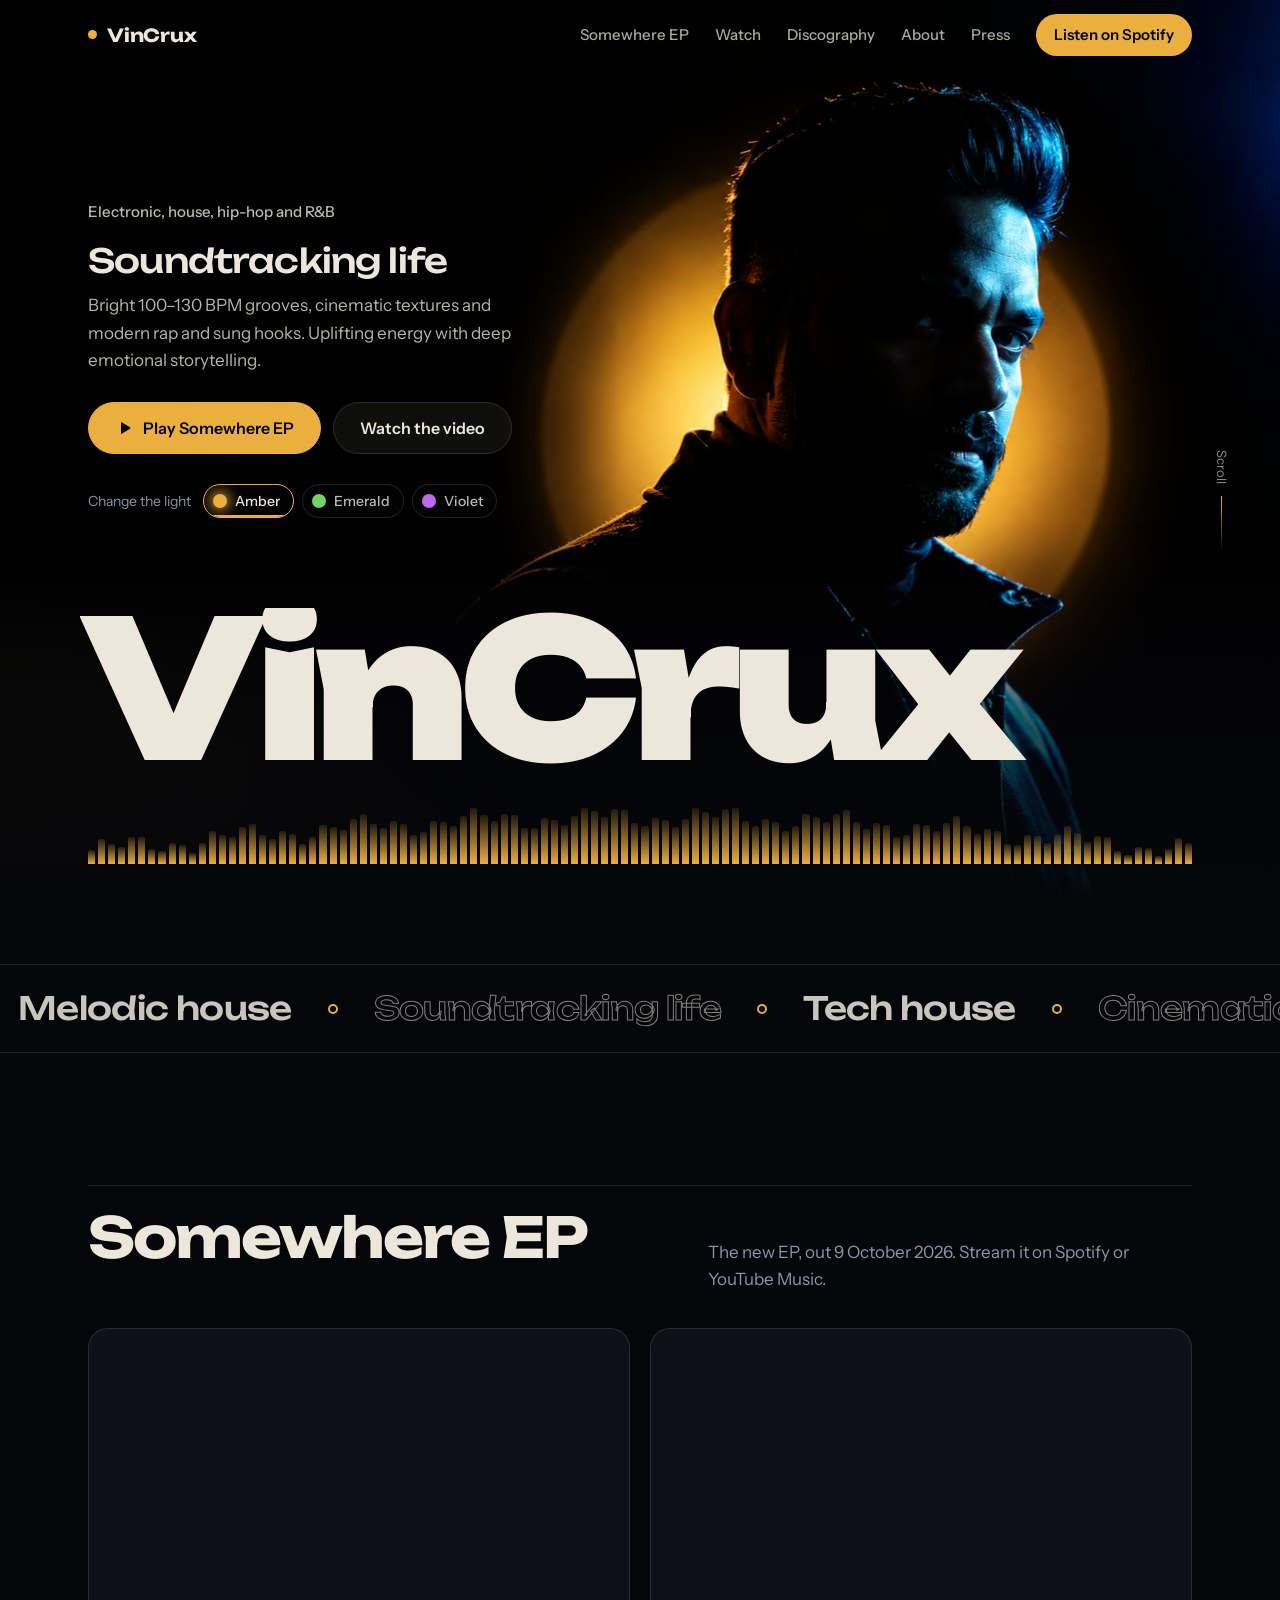
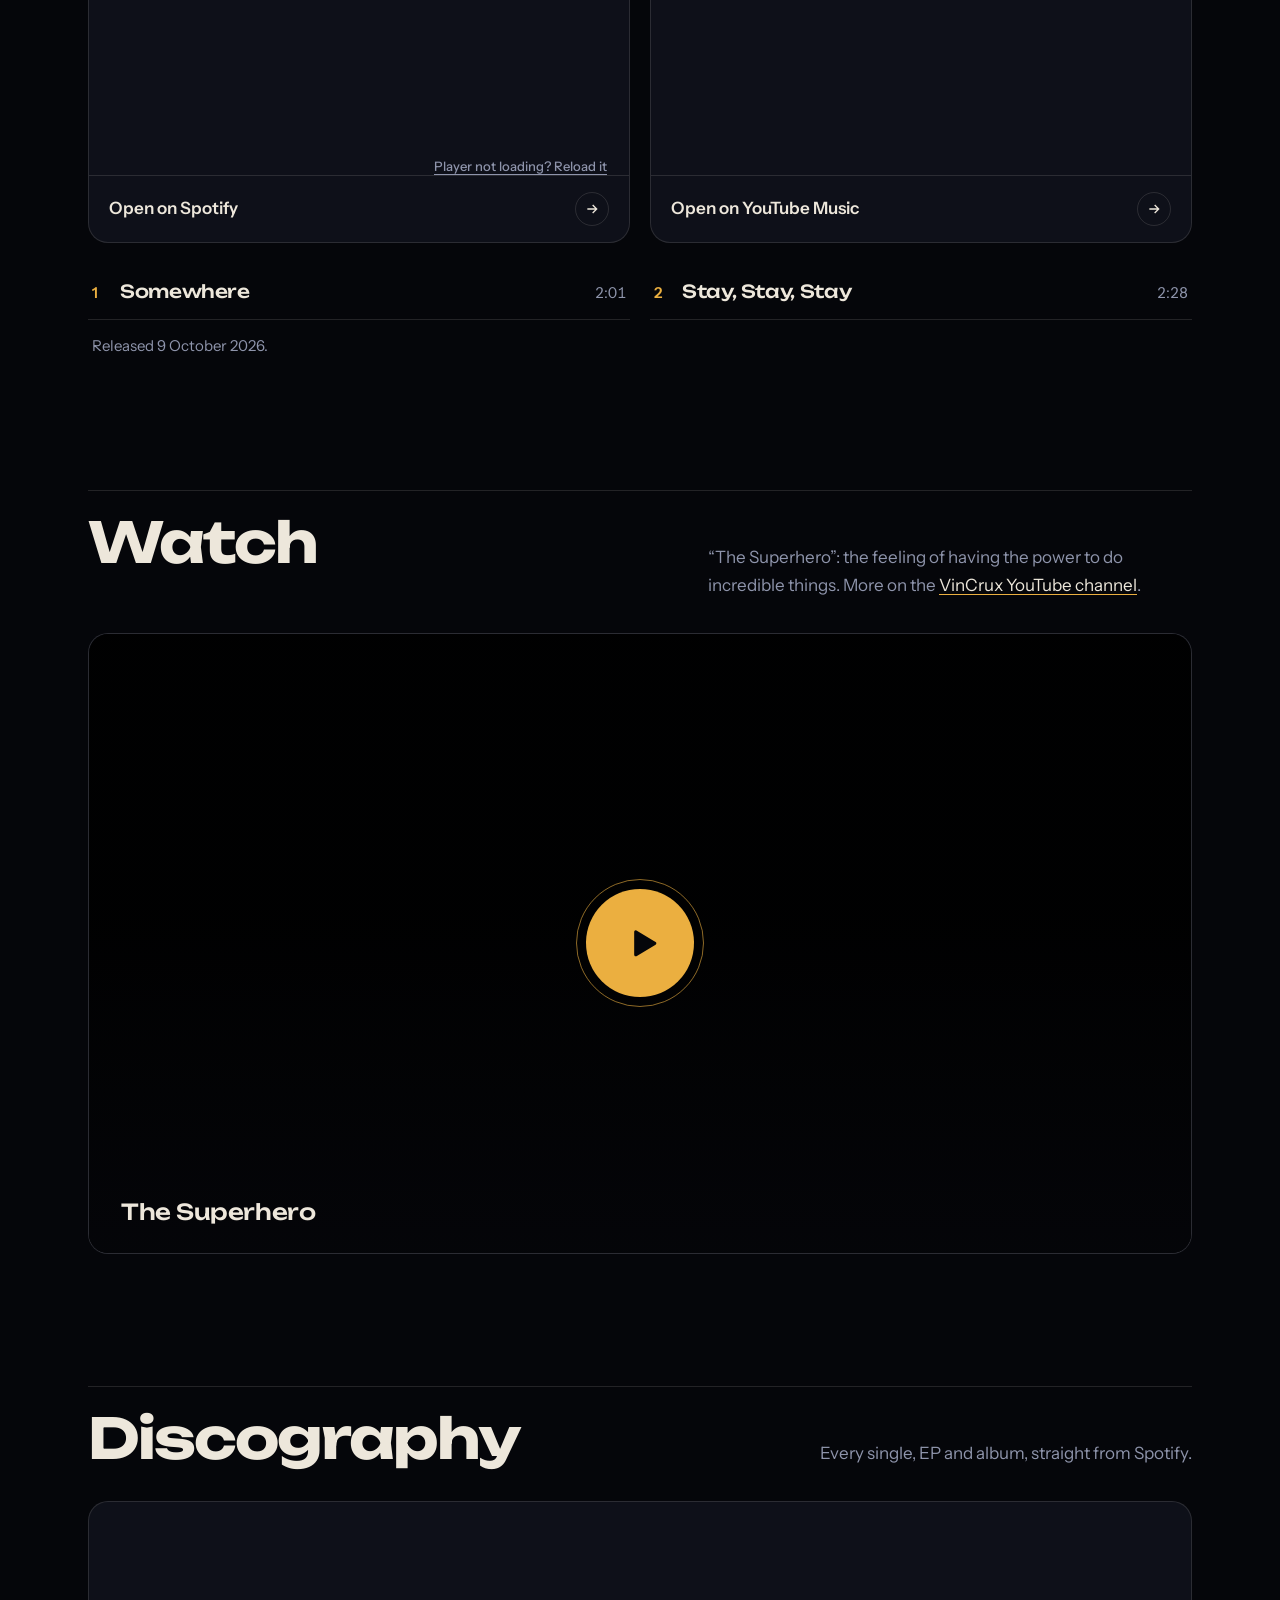
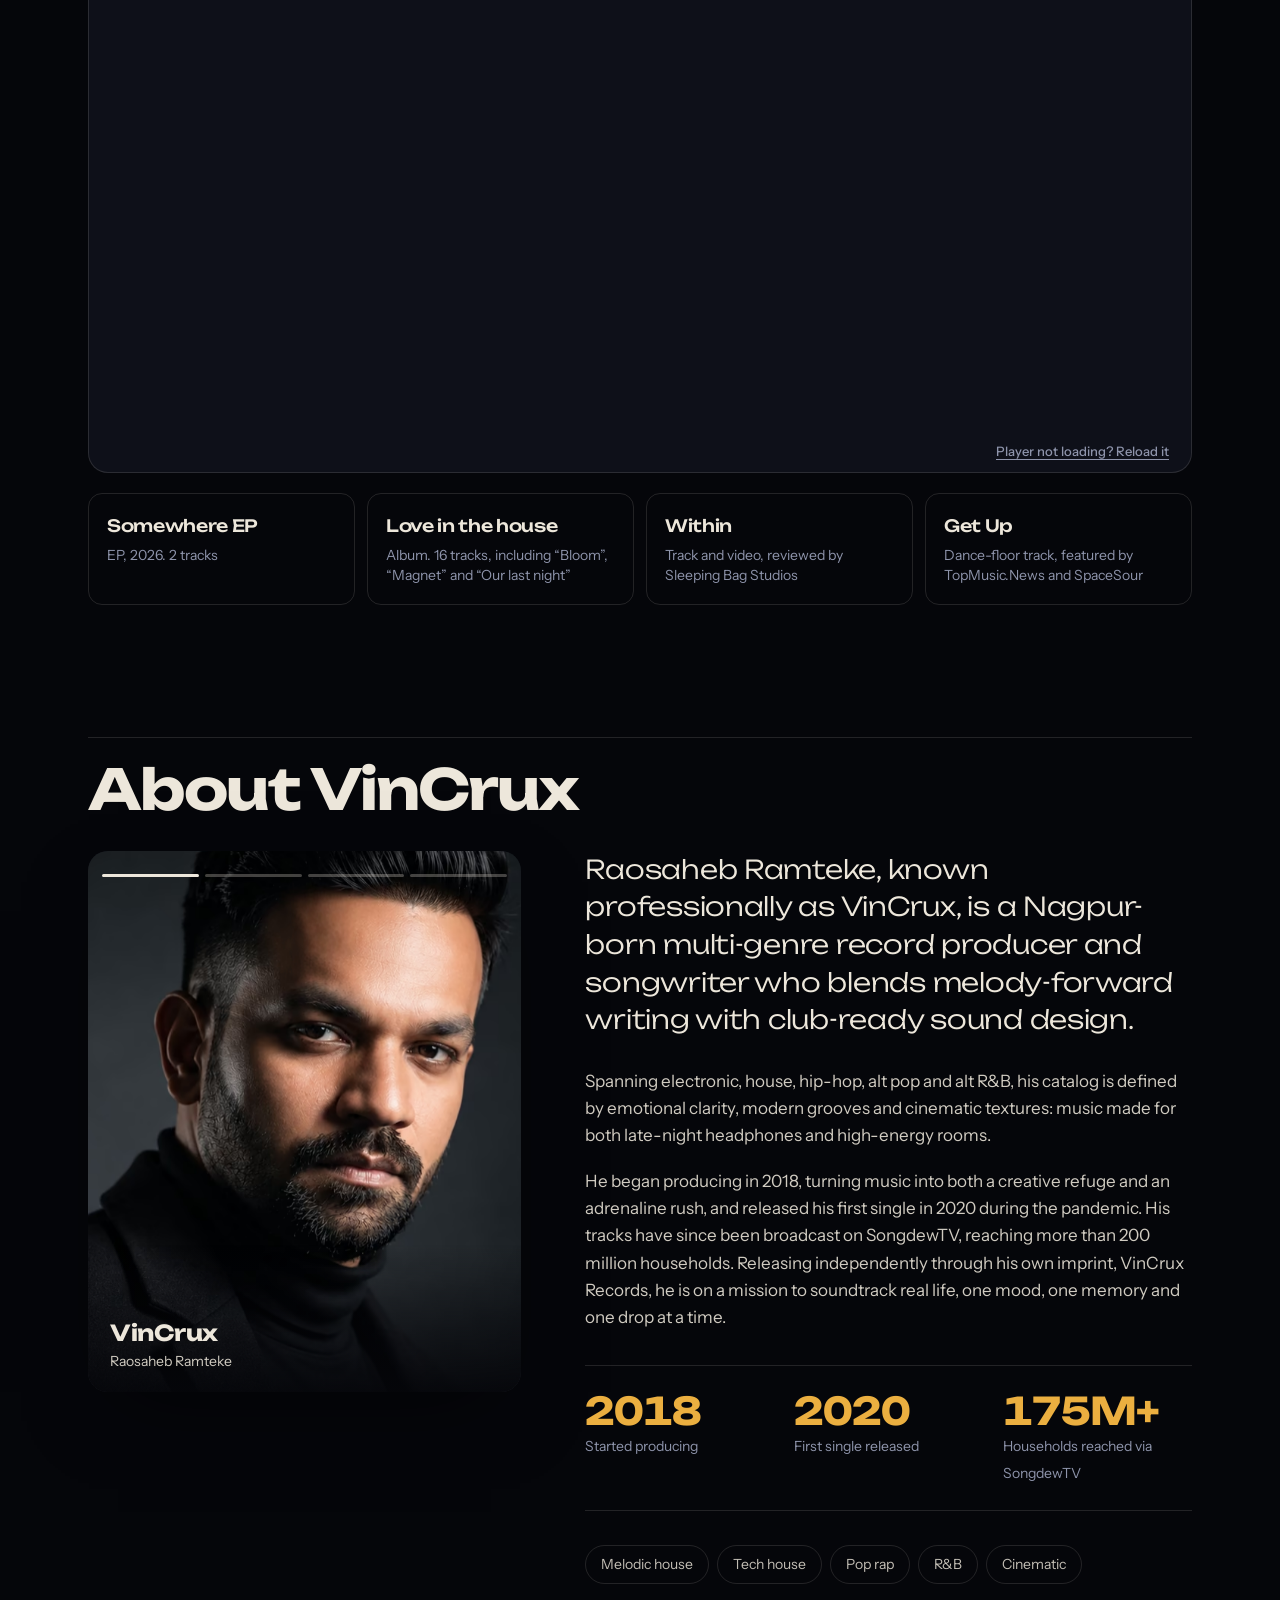
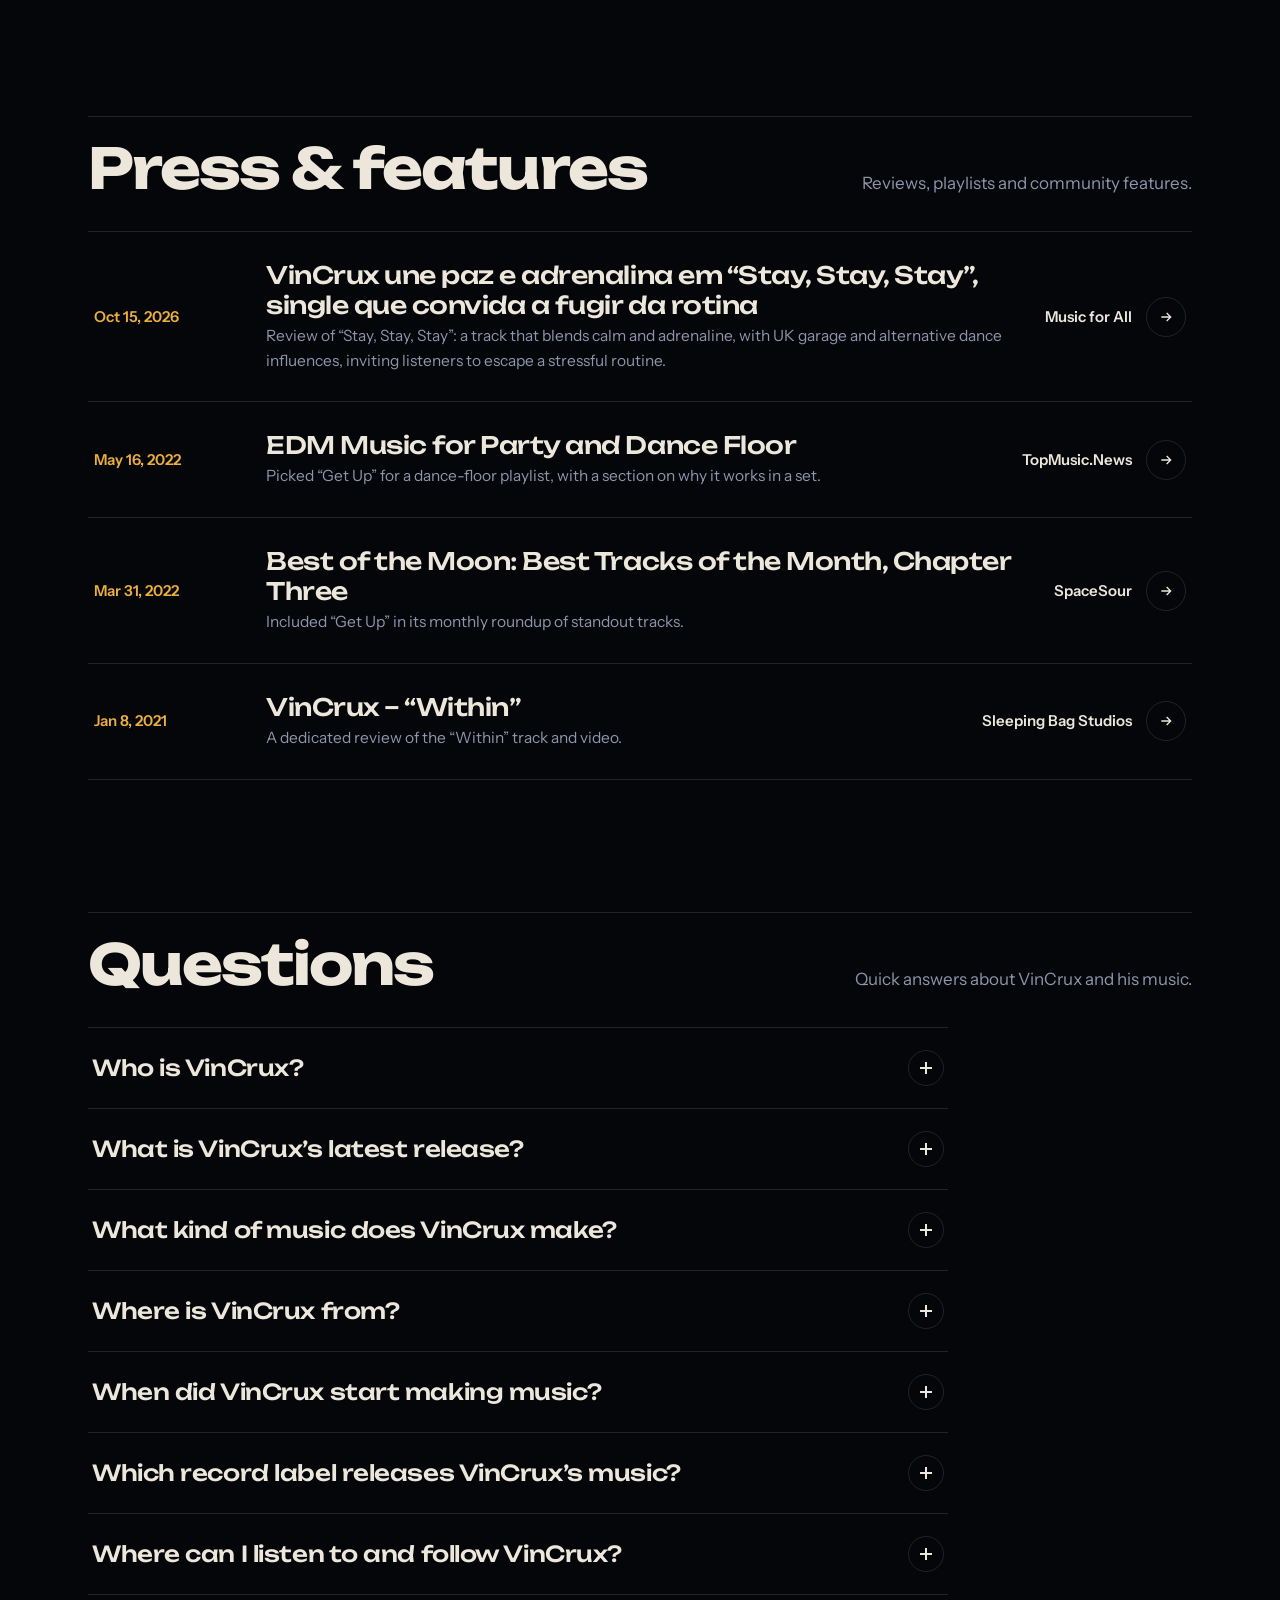
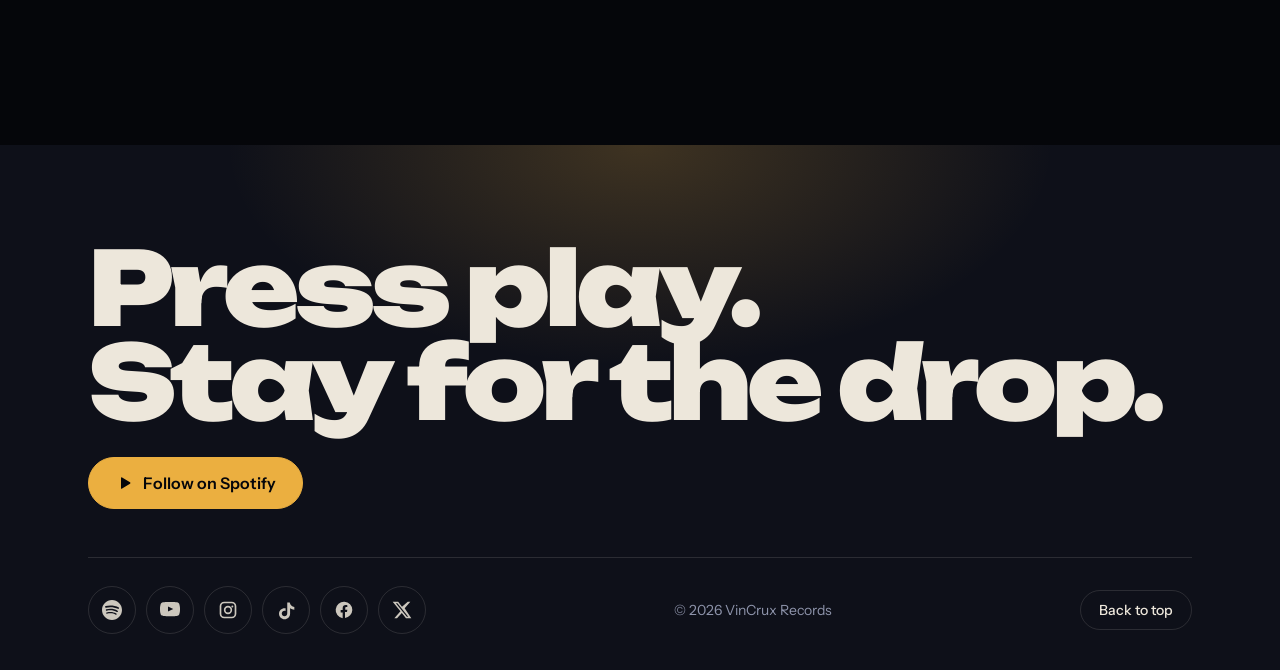
<file: index.html>
<!doctype html>
<html lang="en" data-mood="amber">
<head>
  <!-- Google tag (gtag.js) -->
  <script async src="https://www.googletagmanager.com/gtag/js?id=G-3CT904LJ5D"></script>
  <script>
    window.dataLayer = window.dataLayer || [];
    function gtag(){dataLayer.push(arguments);}
    gtag('js', new Date());
    gtag('config', 'G-3CT904LJ5D');
  </script>

  <meta charset="utf-8" />
  <meta name="viewport" content="width=device-width, initial-scale=1, viewport-fit=cover" />

  <!-- ========== EDITABLE: SEO ========== -->
  <title>VinCrux | Official Site – Electronic & House Music Producer</title>
  <meta name="description" content="Official site of VinCrux, the Nagpur-born electronic, house, hip-hop and R&amp;B producer. Stream the new Somewhere EP, watch videos and read press features." />
  <meta name="author" content="VinCrux" />
  <meta name="robots" content="index, follow, max-image-preview:large" />
  <link rel="canonical" href="https://www.vincrux.com/" />
  <!-- Site icon (VC logo). Google needs a square icon of 48px or larger -->
  <link rel="icon" href="/favicon.ico" sizes="any" />
  <link rel="icon" type="image/png" sizes="192x192" href="/assets/icons/vincrux-icon-192.png" />
  <link rel="icon" type="image/png" sizes="96x96" href="/assets/icons/vincrux-icon-96.png" />
  <link rel="icon" type="image/png" sizes="48x48" href="/assets/icons/vincrux-icon-48.png" />
  <link rel="apple-touch-icon" sizes="180x180" href="/assets/apple-touch-icon.png" />
  <link rel="alternate" type="text/plain" href="/llms.txt" title="VinCrux facts for AI assistants" />
  <meta name="theme-color" content="#05060A" />

  <!-- Open Graph (Facebook, WhatsApp, LinkedIn) -->
  <meta property="og:type" content="profile" />
  <meta property="og:site_name" content="VinCrux" />
  <meta property="og:locale" content="en_US" />
  <meta property="og:title" content="VinCrux | Soundtracking Life" />
  <meta property="og:description" content="Somewhere EP out now. Electronic / House + Hip-Hop / R&B from VinCrux." />
  <meta property="og:url" content="https://www.vincrux.com/" />
  <meta property="og:image" content="https://www.vincrux.com/assets/og-vincrux.jpg" />
  <meta property="og:image:secure_url" content="https://www.vincrux.com/assets/og-vincrux.jpg" />
  <meta property="og:image:type" content="image/jpeg" />
  <meta property="og:image:width" content="1200" />
  <meta property="og:image:height" content="630" />
  <meta property="og:image:alt" content="VinCrux portrait lit by an emerald, amber and violet halo, with the text Somewhere EP" />
  <meta property="music:musician" content="https://open.spotify.com/artist/4XfqiAjGUVn2rAjU90cAwE" />

  <!-- Twitter / X -->
  <meta name="twitter:card" content="summary_large_image" />
  <meta name="twitter:site" content="@CruxVin" />
  <meta name="twitter:title" content="VinCrux | Soundtracking Life" />
  <meta name="twitter:description" content="Somewhere EP out now. Electronic / House + Hip-Hop / R&B from VinCrux." />
  <meta name="twitter:image" content="https://www.vincrux.com/assets/og-vincrux.jpg" />
  <meta name="twitter:image:alt" content="VinCrux portrait lit by an emerald, amber and violet halo, with the text Somewhere EP" />

  <!-- Speed: fetch the hero photo first, warm up third-party hosts -->
  <link rel="preload" as="image" type="image/avif" imagesrcset="./assets/hero/vincrux-amber-720.avif 720w, ./assets/hero/vincrux-amber-1080.avif 1080w, ./assets/hero/vincrux-amber-1600.avif 1600w" imagesizes="(max-width: 800px) 100vw, 100vh" fetchpriority="high" />
  <link rel="preconnect" href="https://fonts.googleapis.com" />
  <link rel="preconnect" href="https://fonts.gstatic.com" crossorigin />
  <link rel="preconnect" href="https://open.spotify.com" />
  <link rel="preconnect" href="https://i.ytimg.com" />
  <link href="https://fonts.googleapis.com/css2?family=Unbounded:wght@300;500;700;900&family=Instrument+Sans:wght@400;500;600;700&display=swap" rel="stylesheet" />

  <!-- Structured data: helps Google build an artist knowledge panel -->
  <script type="application/ld+json">
{
  "@context": "https://schema.org",
  "@graph": [
    {
      "@type": "WebSite",
      "@id": "https://www.vincrux.com/#website",
      "url": "https://www.vincrux.com/",
      "name": "VinCrux",
      "inLanguage": "en",
      "publisher": {
        "@id": "https://www.vincrux.com/#artist"
      }
    },
    {
      "@type": "ProfilePage",
      "@id": "https://www.vincrux.com/#webpage",
      "url": "https://www.vincrux.com/",
      "name": "VinCrux | Official Site – Electronic & House Music Producer",
      "isPartOf": {
        "@id": "https://www.vincrux.com/#website"
      },
      "mainEntity": {
        "@id": "https://www.vincrux.com/#artist"
      },
      "about": {
        "@id": "https://www.vincrux.com/#artist"
      },
      "inLanguage": "en",
      "dateModified": "2026-10-26",
      "primaryImageOfPage": {
        "@type": "ImageObject",
        "url": "https://www.vincrux.com/assets/og-vincrux.jpg",
        "width": 1200,
        "height": 630
      }
    },
    {
      "@type": "MusicGroup",
      "@id": "https://www.vincrux.com/#artist",
      "name": "VinCrux",
      "alternateName": "Vin Crux",
      "url": "https://www.vincrux.com/",
      "image": [
        "https://www.vincrux.com/assets/hero/vincrux-amber-1080.jpg",
        "https://www.vincrux.com/assets/about/vincrux-headshot-960.jpg",
        "https://www.vincrux.com/assets/og-vincrux.jpg"
      ],
      "logo": {
        "@type": "ImageObject",
        "url": "https://www.vincrux.com/assets/icons/vincrux-logo-256.png",
        "width": 256,
        "height": 256,
        "caption": "VinCrux VC logo"
      },
      "description": "VinCrux is the stage name of Raosaheb Ramteke, a Nagpur-born multi-genre record producer and songwriter blending melody-forward writing with club-ready sound design across electronic, house, hip-hop, alt pop and alt R&B.",
      "genre": [
        "Electronic",
        "House",
        "Melodic House",
        "Tech House",
        "Hip-Hop",
        "Pop Rap",
        "R&B"
      ],
      "foundingDate": "2018",
      "foundingLocation": {
        "@type": "Place",
        "name": "Nagpur, Maharashtra, India"
      },
      "member": {
        "@id": "https://www.vincrux.com/#person"
      },
      "recordLabel": {
        "@type": "Organization",
        "name": "VinCrux Records"
      },
      "album": [
        {
          "@type": "MusicAlbum",
          "@id": "https://www.vincrux.com/#somewhere-ep",
          "name": "Somewhere EP",
          "albumReleaseType": "https://schema.org/EPRelease",
          "albumProductionType": "https://schema.org/StudioAlbum",
          "datePublished": "2026-10-09",
          "numTracks": 2,
          "byArtist": {
            "@id": "https://www.vincrux.com/#artist"
          },
          "url": "https://open.spotify.com/album/3nRfFfG3xoatRyegrMwMLX",
          "sameAs": [
            "https://music.youtube.com/playlist?list=OLAK5uy_lV6qQ5jps2y5T6u80MdlnmX_tLdjtNLz8"
          ],
          "track": {
            "@type": "ItemList",
            "numberOfItems": 2,
            "itemListElement": [
              {
                "@type": "ListItem",
                "position": 1,
                "item": {
                  "@type": "MusicRecording",
                  "name": "Somewhere",
                  "duration": "PT2M1S",
                  "byArtist": {
                    "@id": "https://www.vincrux.com/#artist"
                  }
                }
              },
              {
                "@type": "ListItem",
                "position": 2,
                "item": {
                  "@type": "MusicRecording",
                  "name": "Stay, Stay, Stay",
                  "duration": "PT2M28S",
                  "byArtist": {
                    "@id": "https://www.vincrux.com/#artist"
                  }
                }
              }
            ]
          }
        },
        {
          "@type": "MusicAlbum",
          "@id": "https://www.vincrux.com/#love-in-the-house",
          "name": "Love in the house",
          "albumReleaseType": "https://schema.org/AlbumRelease",
          "numTracks": 16,
          "byArtist": {
            "@id": "https://www.vincrux.com/#artist"
          },
          "url": "https://open.spotify.com/album/1zlZVDKal9Z8VcwoUkoOZC",
          "track": {
            "@type": "ItemList",
            "numberOfItems": 16,
            "itemListElement": [
              {
                "@type": "ListItem",
                "position": 1,
                "item": {
                  "@type": "MusicRecording",
                  "name": "Intro (Love in the house)",
                  "duration": "PT2M16S",
                  "byArtist": {
                    "@id": "https://www.vincrux.com/#artist"
                  }
                }
              },
              {
                "@type": "ListItem",
                "position": 2,
                "item": {
                  "@type": "MusicRecording",
                  "name": "Bloom",
                  "duration": "PT3M23S",
                  "byArtist": {
                    "@id": "https://www.vincrux.com/#artist"
                  }
                }
              },
              {
                "@type": "ListItem",
                "position": 3,
                "item": {
                  "@type": "MusicRecording",
                  "name": "It's almost",
                  "duration": "PT2M41S",
                  "byArtist": {
                    "@id": "https://www.vincrux.com/#artist"
                  }
                }
              },
              {
                "@type": "ListItem",
                "position": 4,
                "item": {
                  "@type": "MusicRecording",
                  "name": "First love",
                  "duration": "PT3M8S",
                  "byArtist": {
                    "@id": "https://www.vincrux.com/#artist"
                  }
                }
              },
              {
                "@type": "ListItem",
                "position": 5,
                "item": {
                  "@type": "MusicRecording",
                  "name": "Don't rush",
                  "duration": "PT2M50S",
                  "byArtist": {
                    "@id": "https://www.vincrux.com/#artist"
                  }
                }
              },
              {
                "@type": "ListItem",
                "position": 6,
                "item": {
                  "@type": "MusicRecording",
                  "name": "Magnet",
                  "duration": "PT2M16S",
                  "byArtist": {
                    "@id": "https://www.vincrux.com/#artist"
                  }
                }
              },
              {
                "@type": "ListItem",
                "position": 7,
                "item": {
                  "@type": "MusicRecording",
                  "name": "Move it slow",
                  "duration": "PT2M27S",
                  "byArtist": {
                    "@id": "https://www.vincrux.com/#artist"
                  }
                }
              },
              {
                "@type": "ListItem",
                "position": 8,
                "item": {
                  "@type": "MusicRecording",
                  "name": "Wild again",
                  "duration": "PT3M15S",
                  "byArtist": {
                    "@id": "https://www.vincrux.com/#artist"
                  }
                }
              },
              {
                "@type": "ListItem",
                "position": 9,
                "item": {
                  "@type": "MusicRecording",
                  "name": "Slow motion",
                  "duration": "PT3M44S",
                  "byArtist": {
                    "@id": "https://www.vincrux.com/#artist"
                  }
                }
              },
              {
                "@type": "ListItem",
                "position": 10,
                "item": {
                  "@type": "MusicRecording",
                  "name": "If you love me",
                  "duration": "PT1M5S",
                  "byArtist": {
                    "@id": "https://www.vincrux.com/#artist"
                  }
                }
              },
              {
                "@type": "ListItem",
                "position": 11,
                "item": {
                  "@type": "MusicRecording",
                  "name": "Love receipt",
                  "duration": "PT3M11S",
                  "byArtist": {
                    "@id": "https://www.vincrux.com/#artist"
                  }
                }
              },
              {
                "@type": "ListItem",
                "position": 12,
                "item": {
                  "@type": "MusicRecording",
                  "name": "Our last night",
                  "duration": "PT4M12S",
                  "byArtist": {
                    "@id": "https://www.vincrux.com/#artist"
                  }
                }
              },
              {
                "@type": "ListItem",
                "position": 13,
                "item": {
                  "@type": "MusicRecording",
                  "name": "I stay",
                  "duration": "PT5M5S",
                  "byArtist": {
                    "@id": "https://www.vincrux.com/#artist"
                  }
                }
              },
              {
                "@type": "ListItem",
                "position": 14,
                "item": {
                  "@type": "MusicRecording",
                  "name": "Give me back (Female Version)",
                  "duration": "PT3M26S",
                  "byArtist": {
                    "@id": "https://www.vincrux.com/#artist"
                  }
                }
              },
              {
                "@type": "ListItem",
                "position": 15,
                "item": {
                  "@type": "MusicRecording",
                  "name": "Give me back (Male Version)",
                  "duration": "PT3M",
                  "byArtist": {
                    "@id": "https://www.vincrux.com/#artist"
                  }
                }
              },
              {
                "@type": "ListItem",
                "position": 16,
                "item": {
                  "@type": "MusicRecording",
                  "name": "Pull me out",
                  "duration": "PT1M55S",
                  "byArtist": {
                    "@id": "https://www.vincrux.com/#artist"
                  }
                }
              }
            ]
          }
        }
      ],
      "subjectOf": [
        {
          "@type": "Review",
          "name": "VinCrux une paz e adrenalina em “Stay, Stay, Stay”, single que convida a fugir da rotina",
          "headline": "VinCrux une paz e adrenalina em “Stay, Stay, Stay”, single que convida a fugir da rotina",
          "url": "https://musicforall.com.br/vincrux-une-paz-e-adrenalina-em-stay-stay-stay-single-que-convida-a-fugir-da-rotina/",
          "datePublished": "2026-10-15",
          "inLanguage": "pt-BR",
          "author": {
            "@type": "Person",
            "name": "Traves Taylor"
          },
          "publisher": {
            "@type": "Organization",
            "name": "Music for All",
            "url": "https://musicforall.com.br/"
          },
          "itemReviewed": {
            "@type": "MusicRecording",
            "name": "Stay, Stay, Stay",
            "byArtist": {
              "@id": "https://www.vincrux.com/#artist"
            },
            "inAlbum": {
              "@id": "https://www.vincrux.com/#somewhere-ep"
            }
          },
          "about": {
            "@id": "https://www.vincrux.com/#artist"
          }
        },
        {
          "@type": "Article",
          "headline": "EDM Music for Party and Dance Floor",
          "url": "https://topmusic.news/featured/edm-music-for-party-and-dance-floor-by-superpop-tv/",
          "datePublished": "2022-05-16",
          "publisher": {
            "@type": "Organization",
            "name": "TopMusic.News"
          },
          "about": {
            "@id": "https://www.vincrux.com/#artist"
          }
        },
        {
          "@type": "Article",
          "headline": "Best of the Moon: Best Tracks of the Month, Chapter Three",
          "url": "https://spacesour.com/best-of-the-moon-best-tracks-of-the-month-chapter-three/",
          "datePublished": "2022-03-31",
          "publisher": {
            "@type": "Organization",
            "name": "SpaceSour"
          },
          "about": {
            "@id": "https://www.vincrux.com/#artist"
          }
        },
        {
          "@type": "Article",
          "headline": "VinCrux – “Within”",
          "url": "https://sleepingbagstudios.ca/vincrux-within/",
          "datePublished": "2021-01-08",
          "publisher": {
            "@type": "Organization",
            "name": "Sleeping Bag Studios"
          },
          "about": {
            "@id": "https://www.vincrux.com/#artist"
          }
        }
      ],
      "sameAs": [
        "https://open.spotify.com/artist/4XfqiAjGUVn2rAjU90cAwE",
        "https://www.youtube.com/@VinCruxMusic",
        "https://instagram.com/vincrux.music",
        "https://tiktok.com/@vincrux.music",
        "https://x.com/CruxVin",
        "https://facebook.com/vincrux.official"
      ]
    },
    {
      "@type": "Person",
      "@id": "https://www.vincrux.com/#person",
      "name": "Raosaheb Ramteke",
      "alternateName": "VinCrux",
      "jobTitle": "Record producer and songwriter",
      "birthPlace": {
        "@type": "Place",
        "name": "Nagpur, Maharashtra, India"
      },
      "memberOf": {
        "@id": "https://www.vincrux.com/#artist"
      },
      "url": "https://www.vincrux.com/",
      "sameAs": [
        "https://open.spotify.com/artist/4XfqiAjGUVn2rAjU90cAwE",
        "https://www.youtube.com/@VinCruxMusic",
        "https://instagram.com/vincrux.music",
        "https://tiktok.com/@vincrux.music",
        "https://x.com/CruxVin",
        "https://facebook.com/vincrux.official"
      ],
      "image": "https://www.vincrux.com/assets/about/vincrux-headshot-960.jpg"
    },
    {
      "@type": "VideoObject",
      "@id": "https://www.vincrux.com/#video",
      "name": "The Superhero | Experience the feeling of having the power to do incredible things",
      "description": "Music video by VinCrux, featured on the official VinCrux website.",
      "thumbnailUrl": "https://i.ytimg.com/vi/OPkyxiSLZh8/hqdefault.jpg",
      "embedUrl": "https://www.youtube.com/embed/OPkyxiSLZh8",
      "contentUrl": "https://www.youtube.com/watch?v=OPkyxiSLZh8",
      "creator": {
        "@id": "https://www.vincrux.com/#artist"
      }
    },
    {
      "@type": "FAQPage",
      "@id": "https://www.vincrux.com/#faq",
      "mainEntity": [
        {
          "@type": "Question",
          "name": "Who is VinCrux?",
          "acceptedAnswer": {
            "@type": "Answer",
            "text": "VinCrux is the stage name of Raosaheb Ramteke, a Nagpur-born record producer and songwriter. He makes electronic, house, hip-hop, alt pop and alt R&B music that pairs melody-forward writing with club-ready sound design."
          }
        },
        {
          "@type": "Question",
          "name": "What is VinCrux’s latest release?",
          "acceptedAnswer": {
            "@type": "Answer",
            "text": "The Somewhere EP, released on 9 October 2026. It has two tracks, “Somewhere” and “Stay, Stay, Stay”, and is streaming on Spotify and YouTube Music."
          }
        },
        {
          "@type": "Question",
          "name": "What kind of music does VinCrux make?",
          "acceptedAnswer": {
            "@type": "Answer",
            "text": "Bright 100–130 BPM grooves with cinematic textures and modern rap and sung hooks. His styles include melodic house, tech house, pop rap and R&B: music made for both late-night headphones and high-energy rooms."
          }
        },
        {
          "@type": "Question",
          "name": "Where is VinCrux from?",
          "acceptedAnswer": {
            "@type": "Answer",
            "text": "VinCrux was born in Nagpur, India."
          }
        },
        {
          "@type": "Question",
          "name": "When did VinCrux start making music?",
          "acceptedAnswer": {
            "@type": "Answer",
            "text": "He began producing in 2018 and released his first single in 2020. His tracks have since been broadcast on SongdewTV, reaching more than 200 million households."
          }
        },
        {
          "@type": "Question",
          "name": "Which record label releases VinCrux’s music?",
          "acceptedAnswer": {
            "@type": "Answer",
            "text": "VinCrux releases his music independently through his own imprint, VinCrux Records."
          }
        },
        {
          "@type": "Question",
          "name": "Where can I listen to and follow VinCrux?",
          "acceptedAnswer": {
            "@type": "Answer",
            "text": "Stream VinCrux on Spotify and YouTube, and follow him on Instagram and TikTok at @vincrux.music, on X at @CruxVin and on Facebook at vincrux.official."
          }
        }
      ]
    }
  ]
}
  </script>

  <style>
    /* ========== EDITABLE: COLOURS ========== */
    /* The accent colour follows the hero "mood" and fades smoothly between them */
    @property --accent{syntax:"<color>";inherits:true;initial-value:#EBAF40}
    @property --lr{syntax:"<length>";inherits:false;initial-value:0px}
    :root{
      --night:#05060A; --dusk:#0E1019; --dusk-2:#161927;
      --haze:#8E94AB; --sand:#EDE7DB;
      --accent:#EBAF40;
      --accent-hi:color-mix(in srgb,var(--accent) 70%,#fff);
      --line:rgba(237,231,219,.13);
      transition:--accent 1.4s ease;
      --display:"Unbounded","Arial Black",system-ui,sans-serif;
      --body:"Instrument Sans",system-ui,-apple-system,"Segoe UI",Roboto,sans-serif;
      --wrap:1200px; --gutter:clamp(20px,5vw,48px);
      --beat:.4918s; /* one beat at 122 BPM */
      --ease:cubic-bezier(.2,.8,.2,1);
      box-sizing:border-box;
    }
    /* EDITABLE: mood colours, sampled from each photo's halo */
    :root[data-mood="amber"]{--accent:#EBAF40}
    :root[data-mood="emerald"]{--accent:#72D468}
    :root[data-mood="violet"]{--accent:#BF68F2}
    *,*::before,*::after{box-sizing:inherit}
    html{scroll-behavior:smooth;scroll-padding-top:84px}
    body{margin:0;background:var(--night);color:var(--sand);font-family:var(--body);font-size:17px;line-height:1.6;-webkit-font-smoothing:antialiased;overflow-x:hidden}
    ::selection{background:var(--accent);color:var(--night)}
    img,iframe{max-width:100%;display:block}
    a{color:inherit}
    a:focus-visible,button:focus-visible{outline:2px solid var(--accent);outline-offset:3px;border-radius:6px}
    .wrap{width:100%;max-width:var(--wrap);margin:0 auto;padding:0 var(--gutter)}
    .sr-only{position:absolute;width:1px;height:1px;overflow:hidden;clip:rect(0 0 0 0);white-space:nowrap}
    .skip{position:absolute;left:12px;top:-60px;z-index:100;background:var(--accent);color:var(--night);padding:10px 16px;border-radius:8px;font-weight:600;text-decoration:none}
    .skip:focus{top:12px}

    /* ---------- Scroll progress ---------- */
    .progress{position:fixed;top:0;left:0;right:0;height:2px;z-index:60;background:var(--accent);transform-origin:0 50%;transform:scaleX(0)}

    /* ---------- Header ---------- */
    .site-header{position:fixed;inset:0 0 auto 0;z-index:50;padding-top:env(safe-area-inset-top,0px);border-bottom:1px solid transparent;transition:background .35s,border-color .35s,transform .45s var(--ease)}
    .site-header.scrolled{background:rgba(5,6,10,.8);backdrop-filter:blur(16px) saturate(1.4);-webkit-backdrop-filter:blur(16px) saturate(1.4);border-bottom-color:var(--line)}
    .site-header.hide{transform:translateY(-100%)}
    .site-header.menu-open{backdrop-filter:none;-webkit-backdrop-filter:none;background:transparent;border-bottom-color:transparent;transform:none}
    .bar{display:flex;align-items:center;justify-content:space-between;height:70px}
    .brand{font-family:var(--display);font-weight:700;font-size:18px;text-decoration:none;letter-spacing:-.01em;display:flex;align-items:center;gap:10px}
    .brand .dot{width:9px;height:9px;border-radius:50%;background:var(--accent);animation:blink calc(var(--beat)*2) ease-in-out infinite}
    @keyframes blink{0%,100%{opacity:.35;transform:scale(.8)}50%{opacity:1;transform:scale(1.15)}}
    .nav{display:flex;gap:26px;align-items:center}
    .nav a{position:relative;text-decoration:none;font-size:15px;font-weight:500;color:rgba(237,231,219,.72);transition:color .2s}
    .nav a:not(.listen)::after{content:"";position:absolute;left:0;right:0;bottom:-6px;height:2px;border-radius:2px;background:var(--accent);transform:scaleX(0);transform-origin:left;transition:transform .35s var(--ease)}
    .nav a:hover,.nav a.active{color:var(--sand)}
    .nav a:hover::after,.nav a.active::after{transform:scaleX(1)}
    .nav .listen{color:var(--night);background:var(--accent);padding:9px 18px;border-radius:999px;font-weight:600}
    .nav .listen:hover{color:var(--night);background:var(--accent-hi)}
    .menu-btn{display:none;background:none;border:1px solid var(--line);color:var(--sand);border-radius:999px;padding:8px 16px;font:500 15px var(--body);cursor:pointer}
    @media (max-width:800px){
      .menu-btn{display:block}
      .nav{position:fixed;inset:0;z-index:-1;flex-direction:column;align-items:flex-start;justify-content:center;gap:6px;padding:0 var(--gutter);background:var(--night);opacity:0;visibility:hidden;transition:opacity .35s,visibility .35s}
      .nav.open{opacity:1;visibility:visible}
      .nav a{font-family:var(--display);font-size:clamp(30px,9vw,44px);font-weight:700;letter-spacing:-.03em;color:var(--sand);padding:4px 0;transform:translateY(16px);opacity:0;transition:transform .5s var(--ease),opacity .5s}
      .nav.open a{transform:none;opacity:1}
      .nav.open a:nth-child(2){transition-delay:.04s}.nav.open a:nth-child(3){transition-delay:.08s}.nav.open a:nth-child(4){transition-delay:.12s}.nav.open a:nth-child(5){transition-delay:.16s}.nav.open a:nth-child(6){transition-delay:.2s}
      .nav .listen{font-family:var(--body);font-size:17px;margin-top:20px;padding:12px 22px}
      .nav a:not(.listen)::after{display:none}
    }

    /* ---------- Hero ---------- */
    .hero{position:relative;min-height:100svh;overflow:hidden;isolation:isolate;background:#000}
    /* Portrait stack: three pixel-aligned photos, one per mood */
    .portraits{position:absolute;top:0;right:0;bottom:0;aspect-ratio:1;max-width:66vw;z-index:-2;will-change:transform;
      -webkit-mask-image:linear-gradient(to right,transparent 0,#000 22%);mask-image:linear-gradient(to right,transparent 0,#000 22%)}
    .portraits picture,.portraits img{position:absolute;inset:0;width:100%;height:100%;display:block}
    .portraits img{object-fit:cover;object-position:50% 0}
    .mood-layer{opacity:0;z-index:0;transition:opacity 1.4s ease,--lr .55s var(--ease)}
    .mood-layer.on{opacity:1;z-index:1}
    .mood-layer.intro img{animation:settle 2.4s var(--ease) both}
    @keyframes settle{from{transform:scale(1.08);filter:brightness(.2) blur(8px)}to{transform:none;filter:none}}
    /* Lens: the next mood shows through a soft circle under the cursor */
    .mood-layer.lens{opacity:1;z-index:2;transition:--lr .55s var(--ease);
      -webkit-mask-image:radial-gradient(circle var(--lr) at var(--mx,50%) var(--my,40%),#000 45%,transparent 100%);
      mask-image:radial-gradient(circle var(--lr) at var(--mx,50%) var(--my,40%),#000 45%,transparent 100%)}
    .mood-layer.lens.open{--lr:190px}
    .mood-layer.lens.flood{--lr:2400px;transition:--lr 1.1s cubic-bezier(.5,0,.2,1)}
    .lens-tip{position:absolute;z-index:3;left:0;top:0;pointer-events:none;font-size:13px;font-weight:600;color:var(--night);background:var(--sand);padding:6px 12px;border-radius:999px;white-space:nowrap;opacity:0;transform:translate(-50%,calc(-50% + 120px));transition:opacity .3s}
    .lens-tip.show{opacity:1}
    .hero::before{content:"";position:absolute;inset:0;z-index:-1;pointer-events:none;
      background:linear-gradient(to top,var(--night) 0,rgba(5,6,10,.75) 16%,transparent 42%),
                 radial-gradient(60% 50% at 0 100%,color-mix(in srgb,var(--accent) 16%,transparent),transparent 70%)}
    .hero-inner{position:relative;min-height:100svh;display:grid;grid-template-rows:1fr auto auto;padding-top:110px;padding-bottom:clamp(20px,4vh,40px);pointer-events:none}
    .hero-inner>*{pointer-events:auto}
    .hero-copy{align-self:center;max-width:430px;opacity:0;animation:rise 1s var(--ease) 1s forwards}
    .genres{margin:0 0 18px;font-size:15px;color:rgba(237,231,219,.8);font-weight:500}
    .tagline{margin:0 0 28px}
    .tagline strong{display:block;font-family:var(--display);font-weight:500;font-size:clamp(24px,2.6vw,34px);line-height:1.15;letter-spacing:-.025em;margin-bottom:12px}
    .tagline span{color:rgba(237,231,219,.78)}
    .actions{display:flex;flex-wrap:wrap;gap:12px}
    .moods{display:flex;flex-wrap:wrap;align-items:center;gap:8px;margin-top:30px}
    .moods>span{font-size:14px;color:var(--haze);margin-right:4px}
    .mood{position:relative;display:inline-flex;align-items:center;gap:8px;padding:7px 13px 7px 9px;border-radius:999px;border:1px solid var(--line);background:rgba(5,6,10,.4);color:rgba(237,231,219,.8);font:500 14px var(--body);cursor:pointer;overflow:hidden;transition:border-color .3s,color .3s,background .3s}
    .mood i{width:14px;height:14px;border-radius:50%;background:var(--c);box-shadow:0 0 0 0 var(--c);transition:box-shadow .3s}
    .mood:hover{color:var(--sand);border-color:rgba(237,231,219,.3)}
    .mood[aria-pressed="true"]{color:var(--sand);border-color:var(--c)}
    .mood[aria-pressed="true"] i{box-shadow:0 0 14px 2px var(--c)}
    /* countdown to the next mood (4 bars at 122 BPM) */
    .mood::after{content:"";position:absolute;left:0;right:0;bottom:0;height:2px;background:var(--c);transform:scaleX(0);transform-origin:left}
    .hero.auto .mood[aria-pressed="true"]::after{animation:countdown calc(var(--beat)*16) linear forwards}
    @keyframes countdown{to{transform:scaleX(1)}}
    .wordmark{margin:0 0 0 -.04em;font-family:var(--display);font-weight:900;font-size:clamp(64px,min(15vw,25svh),228px);line-height:.84;letter-spacing:-.055em;display:flex;overflow:hidden;padding-bottom:.06em}
    .wordmark span{display:inline-block;transform:translateY(105%);animation:letter 1.1s var(--ease) forwards;animation-delay:calc(.25s + var(--i)*.07s);transition:color .25s}
    .wordmark span:hover{color:var(--accent)}
    @keyframes letter{to{transform:translateY(0)}}
    @keyframes rise{from{opacity:0;transform:translateY(14px)}to{opacity:1;transform:none}}
    .btn{position:relative;display:inline-flex;align-items:center;gap:10px;padding:15px 26px;border-radius:999px;font:600 16px var(--body);text-decoration:none;border:1px solid var(--line);cursor:pointer;overflow:hidden;transition:background .25s,border-color .25s,transform .35s var(--ease)}
    .btn-primary{background:var(--accent);color:var(--night);border-color:var(--accent)}
    .btn-primary::before{content:"";position:absolute;inset:0;background:var(--accent-hi);transform:translateY(101%);transition:transform .45s var(--ease);z-index:-1}
    .btn-primary{isolation:isolate}
    .btn-primary:hover::before{transform:none}
    .btn-ghost{background:rgba(237,231,219,.06);backdrop-filter:blur(6px);-webkit-backdrop-filter:blur(6px)}
    .btn-ghost:hover{background:rgba(237,231,219,.14);border-color:rgba(237,231,219,.32)}
    .btn svg{width:18px;height:18px;flex:none}

    /* The pulse: bars breathe at 122 BPM and lift under your cursor */
    .pulse{display:flex;align-items:flex-end;gap:3px;height:56px;margin-top:clamp(14px,3vh,28px);opacity:0;animation:rise 1s var(--ease) 1.3s forwards}
    .pulse i{flex:1;min-width:1px;border-radius:2px 2px 0 0;background:linear-gradient(to top,var(--accent),color-mix(in srgb,var(--accent) 12%,transparent));height:var(--h);transform-origin:bottom;animation:breathe calc(var(--beat)*2) ease-in-out infinite;animation-delay:var(--d);transition:height .3s var(--ease)}
    @keyframes breathe{0%,100%{transform:scaleY(.4)}50%{transform:scaleY(1)}}
    .scroll-cue{position:absolute;right:var(--gutter);top:50%;writing-mode:vertical-rl;font-size:13px;color:rgba(237,231,219,.6);text-decoration:none;display:flex;align-items:center;gap:12px;opacity:0;animation:rise 1s var(--ease) 1.6s forwards}
    .scroll-cue::after{content:"";width:1px;height:56px;background:linear-gradient(var(--accent),transparent);animation:drip 1.968s ease-in-out infinite}
    @keyframes drip{0%{transform:scaleY(0);transform-origin:top}50%{transform:scaleY(1);transform-origin:top}51%{transform-origin:bottom}100%{transform:scaleY(0);transform-origin:bottom}}
    @media (max-width:1100px) and (min-width:801px){.portraits{right:-16vw;max-width:none}}
    @media (max-width:800px){
      .scroll-cue{display:none}
      .hero{min-height:0}
      .portraits{position:relative;left:auto;right:auto;top:auto;bottom:auto;height:min(68svh,125vw);aspect-ratio:auto;max-width:none;
        -webkit-mask-image:linear-gradient(to top,transparent 0,#000 28%);mask-image:linear-gradient(to top,transparent 0,#000 28%)}
      .portraits img{object-position:60% 18%}
      .hero::before{background:radial-gradient(80% 40% at 0 100%,color-mix(in srgb,var(--accent) 14%,transparent),transparent 70%)}
      .hero-inner{min-height:0;display:flex;flex-direction:column;padding-top:0;margin-top:calc(-1 * clamp(40px,11vw,64px))}
      .moods>span{flex-basis:100%;margin-bottom:2px}
      .hero-copy{order:1;max-width:none;margin-top:18px}
      .wordmark{order:0}
      .pulse{order:2}
      .tagline{margin-bottom:22px}
      .moods{margin-top:22px}
      .lens-tip{display:none}
    }


    /* ---------- Marquee ---------- */
    .marquee{border-top:1px solid var(--line);border-bottom:1px solid var(--line);overflow:hidden;padding:18px 0;margin-top:clamp(40px,6vw,64px)}
    .marquee-track{display:flex;width:max-content;animation:slide 38s linear infinite}
    .marquee:hover .marquee-track{animation-play-state:paused}
    .marquee ul{display:flex;align-items:center;gap:36px;margin:0;padding:0 18px;list-style:none}
    .marquee li{font-family:var(--display);font-weight:500;font-size:clamp(20px,2.6vw,32px);letter-spacing:-.02em;white-space:nowrap;display:flex;align-items:center;gap:36px;color:rgba(237,231,219,.85)}
    .marquee li::after{content:"";width:10px;height:10px;border-radius:50%;border:2px solid var(--accent)}
    .marquee li:nth-child(even){color:transparent;-webkit-text-stroke:1px rgba(237,231,219,.55)}
    @keyframes slide{to{transform:translateX(-50%)}}

    /* ---------- Sections ---------- */
    section.block{padding:clamp(72px,11vw,132px) 0 0}
    .head{position:relative;display:flex;flex-wrap:wrap;align-items:baseline;justify-content:space-between;gap:8px 32px;margin-bottom:34px;padding-top:24px}
    .head::before{content:"";position:absolute;top:0;left:0;right:0;height:1px;background:var(--line);transform-origin:left;transform:scaleX(0);transition:transform 1.2s var(--ease)}
    .head h2{margin:0;font-family:var(--display);font-weight:700;font-size:clamp(32px,4.6vw,56px);line-height:1;letter-spacing:-.035em;transform:translateY(40px);opacity:0;transition:transform 1s var(--ease) .1s,opacity 1s .1s}
    .head p{margin:0;color:var(--haze);max-width:44ch;opacity:0;transition:opacity 1s .3s}
    .head p a{color:var(--sand);text-decoration-color:var(--accent);text-underline-offset:3px}
    .head.in::before{transform:none}
    .head.in h2{transform:none;opacity:1}
    .head.in p{opacity:1}
    .frame{position:relative;background:var(--dusk);border-radius:20px;overflow:hidden;border:1px solid var(--line)}
    .frame iframe{width:100%;border:0}

    /* New release */
    .release{display:grid;grid-template-columns:1fr 1fr;gap:20px}
    .release .frame{display:flex;flex-direction:column;transition:transform .5s var(--ease),border-color .3s}
    .release .frame:hover{transform:translateY(-4px);border-color:color-mix(in srgb,var(--accent) 40%,transparent)}
    .release .frame>iframe{height:420px}
    .spotify-pad{padding:12px 12px 0}
    .spotify-pad iframe{height:408px;border-radius:12px}
    .platform{display:flex;align-items:center;justify-content:space-between;gap:12px;padding:16px 20px;border-top:1px solid var(--line);font-weight:600;text-decoration:none;margin-top:auto;transition:background .25s}
    .platform:hover{background:rgba(237,231,219,.05)}
    .platform .go{width:34px;height:34px;border-radius:50%;display:grid;place-items:center;border:1px solid var(--line);transition:background .3s,color .3s,transform .4s var(--ease)}
    .platform:hover .go{background:var(--accent);color:var(--night);border-color:var(--accent);transform:rotate(-45deg)}
    .platform .go svg{width:16px;height:16px}
    @media (max-width:880px){.release{grid-template-columns:1fr}.release .frame>iframe{height:auto;aspect-ratio:16/9}}

    /* Video facade: loads YouTube only when played (much faster page) */
    .video{aspect-ratio:16/9}
    .yt-facade{position:absolute;inset:0;width:100%;height:100%;border:0;padding:0;cursor:pointer;background:#000 center/cover no-repeat;color:var(--sand)}
    .yt-facade::before{content:"";position:absolute;inset:0;background:linear-gradient(to top,rgba(5,6,10,.85),rgba(5,6,10,.1) 55%);transition:background .4s}
    .yt-facade:hover::before{background:linear-gradient(to top,rgba(5,6,10,.7),rgba(5,6,10,0) 60%)}
    .yt-play{position:absolute;left:50%;top:50%;width:clamp(72px,10vw,108px);aspect-ratio:1;border-radius:50%;background:var(--accent);color:var(--night);display:grid;place-items:center;transform:translate(-50%,-50%);transition:transform .45s var(--ease)}
    .yt-play::before{content:"";position:absolute;inset:-10px;border-radius:50%;border:1px solid color-mix(in srgb,var(--accent) 60%,transparent);animation:ring calc(var(--beat)*4) ease-out infinite}
    @keyframes ring{from{transform:scale(.85);opacity:1}to{transform:scale(1.5);opacity:0}}
    .yt-facade:hover .yt-play{transform:translate(-50%,-50%) scale(1.08)}
    .yt-play svg{width:34%;height:34%;margin-left:6%}
    .yt-label{position:absolute;left:clamp(18px,3vw,32px);bottom:clamp(16px,3vw,28px);font-family:var(--display);font-weight:500;font-size:clamp(16px,2vw,22px);letter-spacing:-.02em;text-align:left}
    .video iframe{position:absolute;inset:0;height:100%}

    /* Discography */
    .disco{padding:12px}
    .disco iframe{height:520px;border-radius:12px}
    .reload{display:flex;justify-content:flex-end;padding:8px 4px 0}
    .reload button{background:none;border:0;color:var(--haze);font:500 13px var(--body);cursor:pointer;text-decoration:underline;text-underline-offset:3px}
    .reload button:hover{color:var(--sand)}

    /* About */
    .about{display:grid;grid-template-columns:5fr 7fr;gap:clamp(28px,5vw,72px);align-items:start}
    .portrait-wrap{perspective:900px;position:sticky;top:100px}
    .portrait{position:relative;margin:0;border-radius:20px;overflow:hidden;background:var(--dusk);aspect-ratio:4/5;transform-style:preserve-3d;transition:transform .6s var(--ease);box-shadow:0 30px 80px -30px rgba(0,0,0,.6)}
    /* About slideshow: photos rise in as equaliser bars */
    .slides{position:absolute;inset:0}
    .slide{position:absolute;inset:0;opacity:0;transition:opacity .01s linear .9s}
    .slide.on{opacity:1;transition:none}
    .slide img{width:100%;height:100%;object-fit:cover;transform:scale(1.04)}
    .slide.on img{animation:drift 12s linear forwards}
    @keyframes drift{from{transform:scale(1.04)}to{transform:scale(1.12) translateY(-1.5%)}}
    .wipe{position:absolute;inset:0;z-index:1;display:flex;pointer-events:none}
    .wipe i{position:relative;flex:1;margin-right:-1px;height:100%;background-repeat:no-repeat;clip-path:inset(100% 0 0 0)}
    .wipe i::after{content:"";position:absolute;left:0;right:0;top:100%;height:3px;background:var(--accent);box-shadow:0 0 14px var(--accent);opacity:0}
    .wipe.run i{animation:bar-up .85s cubic-bezier(.7,0,.2,1) forwards;animation-delay:var(--d)}
    .wipe.run i::after{animation:bar-edge .85s cubic-bezier(.7,0,.2,1) forwards;animation-delay:var(--d)}
    @keyframes bar-up{to{clip-path:inset(0 0 0 0)}}
    @keyframes bar-edge{0%{top:100%;opacity:1}85%{opacity:1}100%{top:0;opacity:0}}
    .ticks{position:absolute;z-index:3;top:14px;left:14px;right:14px;display:flex;gap:6px}
    .ticks button{flex:1;height:22px;padding:0;border:0;background:none;cursor:pointer;display:flex;align-items:center}
    .ticks button::before{content:"";display:block;width:100%;height:3px;border-radius:3px;background:rgba(237,231,219,.28);
      background-image:linear-gradient(var(--sand),var(--sand));background-repeat:no-repeat;background-size:var(--fill,0%) 100%}
    .ticks button.done{--fill:100%}
    .ticks button[aria-current="true"]::before{animation:tick var(--dur,7.87s) linear forwards}
    .portrait.paused .ticks button[aria-current="true"]::before,.portrait.stopped .ticks button[aria-current="true"]::before{animation-play-state:paused}
    .portrait.stopped .ticks button[aria-current="true"]{--fill:100%}
    .portrait.stopped .ticks button[aria-current="true"]::before{animation:none}
    @keyframes tick{from{background-size:0% 100%}to{background-size:100% 100%}}
    .slides{cursor:pointer}
    .portrait .glare{position:absolute;inset:0;z-index:2;pointer-events:none;background:radial-gradient(circle at var(--gx,50%) var(--gy,30%),color-mix(in srgb,var(--accent) 30%,transparent),transparent 55%);opacity:0;transition:opacity .4s;mix-blend-mode:screen}
    .portrait:hover .glare{opacity:1}
    .portrait figcaption{position:absolute;z-index:2;left:0;right:0;bottom:0;pointer-events:none;padding:70px 22px 20px;background:linear-gradient(to top,rgba(5,6,10,.92),transparent);font-size:14px;color:rgba(237,231,219,.88)}
    .portrait figcaption b{display:block;font-family:var(--display);font-weight:700;font-size:22px;letter-spacing:-.02em;color:var(--sand)}
    .bio p{margin:0 0 1.1em;max-width:62ch;color:rgba(237,231,219,.88)}
    .bio .lead{font-family:var(--display);font-weight:300;font-size:clamp(20px,2.2vw,26px);line-height:1.45;letter-spacing:-.01em;color:var(--sand)}
    .facts{display:grid;grid-template-columns:repeat(3,1fr);gap:20px;margin:34px 0;padding:24px 0;border-top:1px solid var(--line);border-bottom:1px solid var(--line)}
    .facts b{display:block;font-family:var(--display);font-weight:700;font-size:clamp(26px,3.2vw,38px);letter-spacing:-.03em;color:var(--accent);line-height:1.1;font-variant-numeric:tabular-nums}
    .facts div>span{font-size:14px;color:var(--haze)}
    .styles{display:flex;flex-wrap:wrap;gap:8px;margin:0;padding:0;list-style:none}
    .styles li{border:1px solid var(--line);border-radius:999px;padding:7px 15px;font-size:14px;color:rgba(237,231,219,.82);transition:background .25s,color .25s,border-color .25s}
    .styles li:hover{background:var(--accent);color:var(--night);border-color:var(--accent)}
    @media (max-width:880px){.about{grid-template-columns:1fr}.portrait-wrap{position:static;max-width:460px}}
    @media (max-width:480px){.facts{grid-template-columns:1fr;gap:14px}}

    /* Press */
    .press{list-style:none;margin:0;padding:0}
    .press li{border-bottom:1px solid var(--line)}
    .press li:first-child{border-top:1px solid var(--line)}
    .press a{position:relative;display:grid;grid-template-columns:140px 1fr auto;gap:8px 32px;align-items:center;padding:28px 6px;text-decoration:none;overflow:hidden;isolation:isolate}
    .press a::before{content:"";position:absolute;inset:0;z-index:-1;background:linear-gradient(90deg,color-mix(in srgb,var(--accent) 10%,transparent),color-mix(in srgb,var(--accent) 0%,transparent));transform:scaleX(0);transform-origin:left;transition:transform .6s var(--ease)}
    .press a:hover::before{transform:none}
    .press time{color:var(--accent);font-size:15px;font-weight:600}
    .press h3{margin:0 0 4px;font-family:var(--display);font-weight:500;font-size:clamp(19px,2vw,24px);letter-spacing:-.02em;line-height:1.25;transition:transform .5s var(--ease)}
    .press a:hover h3{transform:translateX(8px)}
    .press p{margin:0;color:var(--haze);font-size:15.5px}
    .press .outlet{display:flex;align-items:center;gap:14px;font-weight:600;font-size:15px;white-space:nowrap}
    .press .go{width:40px;height:40px;border-radius:50%;display:grid;place-items:center;border:1px solid var(--line);transition:background .3s,color .3s,transform .45s var(--ease)}
    .press a:hover .go{background:var(--accent);color:var(--night);border-color:var(--accent);transform:rotate(-45deg)}
    .press .go svg{width:16px;height:16px}
    @media (max-width:720px){.press a{grid-template-columns:1fr;gap:4px}.press .outlet{order:-1;justify-content:space-between}.press time{order:-2}}


    /* Tracklist, catalog and FAQ: real text for listeners, search engines and AI */
    .tracks{list-style:none;margin:20px 0 0;padding:0;display:grid;grid-template-columns:1fr 1fr;gap:0 20px;counter-reset:t}
    .tracks li{counter-increment:t;display:flex;align-items:baseline;gap:14px;padding:14px 4px;border-bottom:1px solid var(--line)}
    .tracks li::before{content:counter(t);color:var(--accent);font-weight:600;font-size:15px;min-width:14px}
    .tracks span{flex:1;font-family:var(--display);font-weight:500;letter-spacing:-.02em;font-size:18px}
    .tracks time{color:var(--haze);font-size:15px;font-variant-numeric:tabular-nums}
    .release-note{margin:14px 4px 0;color:var(--haze);font-size:15px}
    @media (max-width:880px){.tracks{grid-template-columns:1fr}}
    .catalog{list-style:none;margin:20px 0 0;padding:0;display:grid;grid-template-columns:repeat(4,1fr);gap:12px}
    .catalog a{display:block;height:100%;padding:18px;border:1px solid var(--line);border-radius:14px;text-decoration:none;transition:border-color .25s,background .25s}
    .catalog a:hover{border-color:var(--accent);background:rgba(237,231,219,.03)}
    .catalog b{display:block;font-family:var(--display);font-weight:500;letter-spacing:-.02em;font-size:17px;margin-bottom:6px}
    .catalog span{color:var(--haze);font-size:14px;line-height:1.45;display:block}
    @media (max-width:960px){.catalog{grid-template-columns:1fr 1fr}}
    @media (max-width:520px){.catalog{grid-template-columns:1fr}}
    .faq{border-top:1px solid var(--line);max-width:860px}
    .faq details{border-bottom:1px solid var(--line)}
    .faq summary{list-style:none;cursor:pointer;display:flex;align-items:center;justify-content:space-between;gap:24px;padding:22px 4px}
    .faq summary::-webkit-details-marker{display:none}
    .faq summary h3{margin:0;font-family:var(--display);font-weight:500;font-size:clamp(18px,2vw,22px);letter-spacing:-.02em;line-height:1.3}
    .faq .plus{position:relative;flex:none;width:34px;height:34px;border-radius:50%;border:1px solid var(--line);transition:background .3s,border-color .3s,transform .4s var(--ease)}
    .faq .plus::before,.faq .plus::after{content:"";position:absolute;left:50%;top:50%;width:12px;height:2px;margin:-1px 0 0 -6px;background:currentColor;transition:transform .4s var(--ease)}
    .faq .plus::after{transform:rotate(90deg)}
    .faq details[open] .plus{background:var(--accent);border-color:var(--accent);color:var(--night);transform:rotate(180deg)}
    .faq details[open] .plus::after{transform:rotate(0)}
    .faq summary:hover h3{color:var(--accent)}
    .faq details p{margin:0;padding:0 60px 24px 4px;color:rgba(237,231,219,.82);max-width:68ch}
    .faq details p a{color:var(--sand);text-decoration-color:var(--accent);text-underline-offset:3px}

    /* ---------- Footer ---------- */
    .site-footer{position:relative;margin-top:clamp(90px,13vw,150px);padding:clamp(56px,8vw,96px) 0 36px;background:var(--dusk);overflow:hidden}
    .site-footer::before{content:"";position:absolute;left:50%;top:-240px;width:900px;height:480px;transform:translateX(-50%);background:radial-gradient(ellipse,color-mix(in srgb,var(--accent) 22%,transparent),transparent 65%);pointer-events:none}
    .cta{position:relative;display:flex;flex-wrap:wrap;align-items:flex-end;justify-content:space-between;gap:28px;padding-bottom:48px;border-bottom:1px solid var(--line)}
    .cta h2{margin:0;font-family:var(--display);font-weight:900;font-size:clamp(40px,8vw,104px);line-height:.92;letter-spacing:-.05em}
    .foot{position:relative;display:flex;flex-wrap:wrap;justify-content:space-between;align-items:center;gap:24px;padding-top:28px}
    .socials{display:flex;flex-wrap:wrap;gap:10px}
    .socials a{width:48px;height:48px;border-radius:50%;display:inline-flex;align-items:center;justify-content:center;border:1px solid var(--line);color:rgba(237,231,219,.85);transition:background .25s,color .25s,border-color .25s,transform .35s var(--ease)}
    .socials a:hover{background:var(--accent);border-color:var(--accent);color:var(--night);transform:translateY(-4px)}
    .socials svg{width:20px;height:20px}
    .copy{color:var(--haze);font-size:14px;margin:0}
    .to-top{background:none;border:1px solid var(--line);color:var(--sand);border-radius:999px;padding:10px 18px;font:500 14px var(--body);cursor:pointer;transition:background .25s,border-color .25s}
    .to-top:hover{background:rgba(237,231,219,.08);border-color:rgba(237,231,219,.3)}

    /* ---------- Motion preferences ---------- */
    @media (prefers-reduced-motion:reduce){
      html{scroll-behavior:auto}
      *,*::before,*::after{animation-duration:.001s!important;animation-iteration-count:1!important;transition-duration:.001s!important}
      .pulse i{transform:scaleY(.7)}
      .marquee-track{animation:none}
    }
  </style>
  <noscript><style>.head h2,.head p{opacity:1!important;transform:none!important}.head::before{transform:none!important}</style></noscript>
</head>

<body>
  <a class="skip" href="#main">Skip to content</a>
  <div class="progress" id="progress" aria-hidden="true"></div>

  <header class="site-header" id="header">
    <div class="wrap bar">
      <a href="#top" class="brand" aria-label="VinCrux, back to top"><span class="dot" aria-hidden="true"></span>VinCrux</a>
      <button class="menu-btn" id="menuBtn" aria-expanded="false" aria-controls="nav">Menu</button>
      <nav class="nav" id="nav" aria-label="Main">
        <a href="#newrelease">Somewhere EP</a>
        <a href="#watch">Watch</a>
        <a href="#discography">Discography</a>
        <a href="#about">About</a>
        <a href="#press">Press</a>
        <a class="listen" href="https://open.spotify.com/artist/4XfqiAjGUVn2rAjU90cAwE" target="_blank" rel="noopener">Listen on Spotify</a>
      </nav>
    </div>
  </header>

  <!-- ========== HERO ========== -->
  <section class="hero auto" id="top" aria-label="Introduction">
    <!-- EDITABLE: hero photos live in assets/hero/ (one set per mood) -->
    <div class="portraits" id="heroMedia">
      <picture class="mood-layer on intro" data-mood="amber">
        <source type="image/avif" srcset="./assets/hero/vincrux-amber-720.avif 720w, ./assets/hero/vincrux-amber-1080.avif 1080w, ./assets/hero/vincrux-amber-1600.avif 1600w" sizes="(max-width: 800px) 100vw, 100vh" />
        <source type="image/webp" srcset="./assets/hero/vincrux-amber-720.webp 720w, ./assets/hero/vincrux-amber-1080.webp 1080w, ./assets/hero/vincrux-amber-1600.webp 1600w" sizes="(max-width: 800px) 100vw, 100vh" />
        <img src="./assets/hero/vincrux-amber-1080.jpg" alt="VinCrux portrait, lit by a coloured halo" width="1080" height="1080" fetchpriority="high" decoding="async" />
      </picture>
      <picture class="mood-layer" data-mood="emerald">
        <source type="image/avif" data-srcset="./assets/hero/vincrux-emerald-720.avif 720w, ./assets/hero/vincrux-emerald-1080.avif 1080w, ./assets/hero/vincrux-emerald-1600.avif 1600w" sizes="(max-width: 800px) 100vw, 100vh" />
        <source type="image/webp" data-srcset="./assets/hero/vincrux-emerald-720.webp 720w, ./assets/hero/vincrux-emerald-1080.webp 1080w, ./assets/hero/vincrux-emerald-1600.webp 1600w" sizes="(max-width: 800px) 100vw, 100vh" />
        <img data-src="./assets/hero/vincrux-emerald-1080.jpg" alt="" width="1080" height="1080" decoding="async" />
      </picture>
      <picture class="mood-layer" data-mood="violet">
        <source type="image/avif" data-srcset="./assets/hero/vincrux-violet-720.avif 720w, ./assets/hero/vincrux-violet-1080.avif 1080w, ./assets/hero/vincrux-violet-1600.avif 1600w" sizes="(max-width: 800px) 100vw, 100vh" />
        <source type="image/webp" data-srcset="./assets/hero/vincrux-violet-720.webp 720w, ./assets/hero/vincrux-violet-1080.webp 1080w, ./assets/hero/vincrux-violet-1600.webp 1600w" sizes="(max-width: 800px) 100vw, 100vh" />
        <img data-src="./assets/hero/vincrux-violet-1080.jpg" alt="" width="1080" height="1080" decoding="async" />
      </picture>
    </div>
    <div class="lens-tip" id="lensTip" aria-hidden="true"></div>

    <div class="wrap hero-inner">
      <div class="hero-copy">
        <p class="genres">Electronic, house, hip-hop and R&amp;B</p>
        <!-- EDITABLE: tagline -->
        <p class="tagline">
          <strong>Soundtracking life</strong>
          <span>Bright 100–130 BPM grooves, cinematic textures and modern rap and sung hooks. Uplifting energy with deep emotional storytelling.</span>
        </p>
        <div class="actions">
          <a class="btn btn-primary magnetic" href="#newrelease">
            <svg viewBox="0 0 24 24" fill="currentColor" aria-hidden="true"><path d="M8 5.5v13a1 1 0 0 0 1.5.86l10.5-6.5a1 1 0 0 0 0-1.72L9.5 4.64A1 1 0 0 0 8 5.5z"/></svg>
            Play Somewhere EP
          </a>
          <a class="btn btn-ghost magnetic" href="#watch">Watch the video</a>
        </div>
        <div class="moods" role="group" aria-label="Change the light">
          <span aria-hidden="true">Change the light</span>
          <button class="mood" type="button" data-mood="amber" aria-pressed="true" style="--c:#EBAF40"><i aria-hidden="true"></i>Amber</button>
          <button class="mood" type="button" data-mood="emerald" aria-pressed="false" style="--c:#72D468"><i aria-hidden="true"></i>Emerald</button>
          <button class="mood" type="button" data-mood="violet" aria-pressed="false" style="--c:#BF68F2"><i aria-hidden="true"></i>Violet</button>
        </div>
      </div>

      <h1 class="wordmark" aria-label="VinCrux, music producer">
        <span style="--i:0" aria-hidden="true">V</span><span style="--i:1" aria-hidden="true">i</span><span style="--i:2" aria-hidden="true">n</span><span style="--i:3" aria-hidden="true">C</span><span style="--i:4" aria-hidden="true">r</span><span style="--i:5" aria-hidden="true">u</span><span style="--i:6" aria-hidden="true">x</span>
      </h1>
      <div class="pulse" id="pulse" aria-hidden="true"></div>
    </div>
    <a class="scroll-cue" href="#newrelease">Scroll</a>
  </section>

  <!-- ========== MARQUEE ========== -->
  <div class="marquee" aria-hidden="true">
    <div class="marquee-track">
      <ul><li>Melodic house</li><li>Soundtracking life</li><li>Tech house</li><li>Cinematic</li><li>Pop rap</li><li>Late-night R&amp;B</li><li>VinCrux Records</li><li>Club-ready</li></ul>
      <ul><li>Melodic house</li><li>Soundtracking life</li><li>Tech house</li><li>Cinematic</li><li>Pop rap</li><li>Late-night R&amp;B</li><li>VinCrux Records</li><li>Club-ready</li></ul>
    </div>
  </div>

  <main id="main">

    <!-- ========== NEW RELEASE ========== -->
    <section class="block" id="newrelease" aria-labelledby="h-release">
      <div class="wrap">
        <div class="head reveal">
          <h2 id="h-release">Somewhere EP</h2>
          <p>The new EP, out 9 October 2026. Stream it on Spotify or YouTube Music.</p>
        </div>

        <div class="release">
          <!-- EDITABLE: Spotify album ID (used twice) -->
          <div class="frame">
            <div class="spotify-pad">
              <iframe class="sp-embed" src="https://open.spotify.com/embed/album/3nRfFfG3xoatRyegrMwMLX?utm_source=generator&amp;theme=0" title="Somewhere EP by VinCrux on Spotify" loading="lazy" allow="autoplay; clipboard-write; encrypted-media; fullscreen; picture-in-picture"></iframe>
              <div class="reload"><button type="button" data-reload>Player not loading? Reload it</button></div>
            </div>
            <a class="platform" href="https://open.spotify.com/album/3nRfFfG3xoatRyegrMwMLX" target="_blank" rel="noopener">
              Open on Spotify
              <span class="go" aria-hidden="true"><svg viewBox="0 0 24 24" fill="none" stroke="currentColor" stroke-width="2"><path d="M5 12h14M13 6l6 6-6 6"/></svg></span>
            </a>
          </div>

          <!-- EDITABLE: YouTube Music playlist ID (used twice) -->
          <div class="frame">
            <iframe src="https://www.youtube.com/embed/videoseries?list=OLAK5uy_lV6qQ5jps2y5T6u80MdlnmX_tLdjtNLz8" title="Somewhere EP by VinCrux on YouTube Music" loading="lazy" allow="accelerometer; autoplay; clipboard-write; encrypted-media; gyroscope; picture-in-picture" allowfullscreen></iframe>
            <a class="platform" href="https://music.youtube.com/playlist?list=OLAK5uy_lV6qQ5jps2y5T6u80MdlnmX_tLdjtNLz8" target="_blank" rel="noopener">
              Open on YouTube Music
              <span class="go" aria-hidden="true"><svg viewBox="0 0 24 24" fill="none" stroke="currentColor" stroke-width="2"><path d="M5 12h14M13 6l6 6-6 6"/></svg></span>
            </a>
          </div>
        </div>
        <!-- EDITABLE: tracklist (keep in step with the Spotify release) -->
        <ol class="tracks" aria-label="Somewhere EP tracklist">
          <li><span>Somewhere</span><time datetime="PT2M1S">2:01</time></li>
          <li><span>Stay, Stay, Stay</span><time datetime="PT2M28S">2:28</time></li>
        </ol>
        <p class="release-note">Released <time datetime="2026-10-09">9 October 2026</time>.</p>
      </div>
    </section>

    <!-- ========== WATCH ========== -->
    <section class="block" id="watch" aria-labelledby="h-watch">
      <div class="wrap">
        <div class="head reveal">
          <h2 id="h-watch">Watch</h2>
          <p>“The Superhero”: the feeling of having the power to do incredible things. More on the <a href="https://www.youtube.com/@VinCruxMusic" target="_blank" rel="noopener">VinCrux YouTube channel</a>.</p>
        </div>
        <!-- EDITABLE: change data-id to feature a different video -->
        <div class="frame video" id="video" data-id="OPkyxiSLZh8">
          <button class="yt-facade" id="ytFacade" type="button" aria-label="Play The Superhero, a music video by VinCrux" style="background-image:url('https://i.ytimg.com/vi/OPkyxiSLZh8/hqdefault.jpg')">
            <span class="yt-play" aria-hidden="true"><svg viewBox="0 0 24 24" fill="currentColor"><path d="M6 4.5v15a1 1 0 0 0 1.5.86l12.5-7.5a1 1 0 0 0 0-1.72L7.5 3.64A1 1 0 0 0 6 4.5z"/></svg></span>
            <span class="yt-label">The Superhero</span>
          </button>
          <noscript><iframe src="https://www.youtube.com/embed/OPkyxiSLZh8" title="VinCrux featured video" allowfullscreen></iframe></noscript>
        </div>
      </div>
    </section>

    <!-- ========== DISCOGRAPHY ========== -->
    <section class="block" id="discography" aria-labelledby="h-disco">
      <div class="wrap">
        <div class="head reveal">
          <h2 id="h-disco">Discography</h2>
          <p>Every single, EP and album, straight from Spotify.</p>
        </div>
        <div class="frame disco">
          <iframe class="sp-embed" src="https://open.spotify.com/embed/artist/4XfqiAjGUVn2rAjU90cAwE?utm_source=generator&amp;theme=0" title="VinCrux discography on Spotify" loading="lazy" allow="autoplay; clipboard-write; encrypted-media; fullscreen; picture-in-picture"></iframe>
          <div class="reload"><button type="button" data-reload>Player not loading? Reload it</button></div>
        </div>
        <!-- EDITABLE: release list for search engines and AI (the Spotify player above is invisible to them) -->
        <ul class="catalog">
          <li><a href="https://open.spotify.com/album/3nRfFfG3xoatRyegrMwMLX" target="_blank" rel="noopener"><b>Somewhere EP</b><span>EP, 2026. 2 tracks</span></a></li>
          <li><a href="https://open.spotify.com/album/1zlZVDKal9Z8VcwoUkoOZC" target="_blank" rel="noopener"><b>Love in the house</b><span>Album. 16 tracks, including “Bloom”, “Magnet” and “Our last night”</span></a></li>
          <li><a href="https://sleepingbagstudios.ca/vincrux-within/" target="_blank" rel="noopener"><b>Within</b><span>Track and video, reviewed by Sleeping Bag Studios</span></a></li>
          <li><a href="https://topmusic.news/featured/edm-music-for-party-and-dance-floor-by-superpop-tv/" target="_blank" rel="noopener"><b>Get Up</b><span>Dance-floor track, featured by TopMusic.News and SpaceSour</span></a></li>
        </ul>
      </div>
    </section>

    <!-- ========== ABOUT ========== -->
    <section class="block" id="about" aria-labelledby="h-about">
      <div class="wrap">
        <div class="head reveal">
          <h2 id="h-about">About VinCrux</h2>
        </div>

        <div class="about">
          <div class="portrait-wrap">
            <!-- EDITABLE: About slideshow. Add or remove a <picture class="slide"> block; the progress bars update automatically -->
            <figure class="portrait" id="portrait" aria-roledescription="slideshow" aria-label="Photos of VinCrux">
              <div class="slides" id="slides">
                <picture class="slide on">
                  <source type="image/avif" srcset="./assets/about/vincrux-headshot-640.avif 640w, ./assets/about/vincrux-headshot-960.avif 960w" sizes="(max-width: 880px) min(460px, 90vw), 460px" />
                  <source type="image/webp" srcset="./assets/about/vincrux-headshot-640.webp 640w, ./assets/about/vincrux-headshot-960.webp 960w" sizes="(max-width: 880px) min(460px, 90vw), 460px" />
                  <img src="./assets/about/vincrux-headshot-960.jpg" alt="VinCrux in a black coat and turtleneck, looking into the camera" loading="lazy" decoding="async" width="960" height="1200" />
                </picture>
                <picture class="slide">
                  <source type="image/avif" srcset="./assets/about/vincrux-coat-640.avif 640w, ./assets/about/vincrux-coat-960.avif 960w" sizes="(max-width: 880px) min(460px, 90vw), 460px" />
                  <source type="image/webp" srcset="./assets/about/vincrux-coat-640.webp 640w, ./assets/about/vincrux-coat-960.webp 960w" sizes="(max-width: 880px) min(460px, 90vw), 460px" />
                  <img src="./assets/about/vincrux-coat-960.jpg" alt="Full-length shot of VinCrux in a long black coat against a smoky backdrop" loading="lazy" decoding="async" width="960" height="1200" />
                </picture>
                <picture class="slide">
                  <source type="image/avif" srcset="./assets/about/vincrux-profile-640.avif 640w, ./assets/about/vincrux-profile-960.avif 960w" sizes="(max-width: 880px) min(460px, 90vw), 460px" />
                  <source type="image/webp" srcset="./assets/about/vincrux-profile-640.webp 640w, ./assets/about/vincrux-profile-960.webp 960w" sizes="(max-width: 880px) min(460px, 90vw), 460px" />
                  <img src="./assets/about/vincrux-profile-960.jpg" alt="Black and white side profile of VinCrux" loading="lazy" decoding="async" width="960" height="1200" />
                </picture>
                <picture class="slide">
                  <img src="./assets/vincrux_artist003.jpeg" alt="Portrait of VinCrux, Nagpur-born record producer and songwriter" loading="lazy" decoding="async" />
                </picture>
                <div class="wipe" id="wipe" aria-hidden="true"></div>
              </div>
              <div class="ticks" id="ticks"></div>
              <span class="glare" aria-hidden="true"></span>
              <figcaption><b>VinCrux</b>Raosaheb Ramteke</figcaption>
            </figure>
          </div>

          <!-- EDITABLE: bio -->
          <div class="bio">
            <p class="lead">Raosaheb Ramteke, known professionally as VinCrux, is a Nagpur-born multi-genre record producer and songwriter who blends melody-forward writing with club-ready sound design.</p>
            <p>Spanning electronic, house, hip-hop, alt pop and alt R&amp;B, his catalog is defined by emotional clarity, modern grooves and cinematic textures: music made for both late-night headphones and high-energy rooms.</p>
            <p>He began producing in 2018, turning music into both a creative refuge and an adrenaline rush, and released his first single in 2020 during the pandemic. His tracks have since been broadcast on SongdewTV, reaching more than 200 million households. Releasing independently through his own imprint, VinCrux Records, he is on a mission to soundtrack real life, one mood, one memory and one drop at a time.</p>

            <div class="facts">
              <div><b>2018</b><span>Started producing</span></div>
              <div><b>2020</b><span>First single released</span></div>
              <div><b><span class="count" data-to="200">200</span>M+</b><span>Households reached via SongdewTV</span></div>
            </div>

            <ul class="styles" aria-label="Styles">
              <li>Melodic house</li><li>Tech house</li><li>Pop rap</li><li>R&amp;B</li><li>Cinematic</li>
            </ul>
          </div>
        </div>
      </div>
    </section>

    <!-- ========== PRESS ========== -->
    <section class="block" id="press" aria-labelledby="h-press">
      <div class="wrap">
        <div class="head reveal">
          <h2 id="h-press">Press &amp; features</h2>
          <p>Reviews, playlists and community features.</p>
        </div>

        <!-- EDITABLE: add a new <li> per feature, newest first -->
        <ul class="press">
          <li>
            <a href="https://musicforall.com.br/vincrux-une-paz-e-adrenalina-em-stay-stay-stay-single-que-convida-a-fugir-da-rotina/" target="_blank" rel="noopener" hreflang="pt-BR">
              <time datetime="2026-10-15">Oct 15, 2026</time>
              <div>
                <h3 lang="pt-BR">VinCrux une paz e adrenalina em “Stay, Stay, Stay”, single que convida a fugir da rotina</h3>
                <p>Review of “Stay, Stay, Stay”: a track that blends calm and adrenaline, with UK garage and alternative dance influences, inviting listeners to escape a stressful routine.</p>
              </div>
              <span class="outlet">Music for All <span class="go" aria-hidden="true"><svg viewBox="0 0 24 24" fill="none" stroke="currentColor" stroke-width="2"><path d="M5 12h14M13 6l6 6-6 6"/></svg></span></span>
            </a>
          </li>
          <li>
            <a href="https://topmusic.news/featured/edm-music-for-party-and-dance-floor-by-superpop-tv/" target="_blank" rel="noopener">
              <time datetime="2022-05-16">May 16, 2022</time>
              <div>
                <h3>EDM Music for Party and Dance Floor</h3>
                <p>Picked “Get Up” for a dance-floor playlist, with a section on why it works in a set.</p>
              </div>
              <span class="outlet">TopMusic.News <span class="go" aria-hidden="true"><svg viewBox="0 0 24 24" fill="none" stroke="currentColor" stroke-width="2"><path d="M5 12h14M13 6l6 6-6 6"/></svg></span></span>
            </a>
          </li>
          <li>
            <a href="https://spacesour.com/best-of-the-moon-best-tracks-of-the-month-chapter-three/" target="_blank" rel="noopener">
              <time datetime="2022-03-31">Mar 31, 2022</time>
              <div>
                <h3>Best of the Moon: Best Tracks of the Month, Chapter Three</h3>
                <p>Included “Get Up” in its monthly roundup of standout tracks.</p>
              </div>
              <span class="outlet">SpaceSour <span class="go" aria-hidden="true"><svg viewBox="0 0 24 24" fill="none" stroke="currentColor" stroke-width="2"><path d="M5 12h14M13 6l6 6-6 6"/></svg></span></span>
            </a>
          </li>
          <li>
            <a href="https://sleepingbagstudios.ca/vincrux-within/" target="_blank" rel="noopener">
              <time datetime="2021-01-08">Jan 8, 2021</time>
              <div>
                <h3>VinCrux – “Within”</h3>
                <p>A dedicated review of the “Within” track and video.</p>
              </div>
              <span class="outlet">Sleeping Bag Studios <span class="go" aria-hidden="true"><svg viewBox="0 0 24 24" fill="none" stroke="currentColor" stroke-width="2"><path d="M5 12h14M13 6l6 6-6 6"/></svg></span></span>
            </a>
          </li>
        </ul>
      </div>
    </section>

    <!-- ========== FAQ ========== -->
    <!-- EDITABLE: questions here are also read by Google and AI assistants. Keep the answers factual. -->
    <section class="block" id="faq" aria-labelledby="h-faq">
      <div class="wrap">
        <div class="head reveal">
          <h2 id="h-faq">Questions</h2>
          <p>Quick answers about VinCrux and his music.</p>
        </div>
        <div class="faq">
          <details>
            <summary><h3>Who is VinCrux?</h3><span class="plus" aria-hidden="true"></span></summary>
            <p>VinCrux is the stage name of Raosaheb Ramteke, a Nagpur-born record producer and songwriter. He makes electronic, house, hip-hop, alt pop and alt R&amp;B music that pairs melody-forward writing with club-ready sound design.</p>
          </details>
          <details>
            <summary><h3>What is VinCrux’s latest release?</h3><span class="plus" aria-hidden="true"></span></summary>
            <p>The Somewhere EP, released on 9 October 2026. It has two tracks, “Somewhere” and “Stay, Stay, Stay”, and is streaming on <a href="https://open.spotify.com/album/3nRfFfG3xoatRyegrMwMLX" target="_blank" rel="noopener">Spotify</a> and <a href="https://music.youtube.com/playlist?list=OLAK5uy_lV6qQ5jps2y5T6u80MdlnmX_tLdjtNLz8" target="_blank" rel="noopener">YouTube Music</a>.</p>
          </details>
          <details>
            <summary><h3>What kind of music does VinCrux make?</h3><span class="plus" aria-hidden="true"></span></summary>
            <p>Bright 100–130 BPM grooves with cinematic textures and modern rap and sung hooks. His styles include melodic house, tech house, pop rap and R&amp;B: music made for both late-night headphones and high-energy rooms.</p>
          </details>
          <details>
            <summary><h3>Where is VinCrux from?</h3><span class="plus" aria-hidden="true"></span></summary>
            <p>VinCrux was born in Nagpur, India.</p>
          </details>
          <details>
            <summary><h3>When did VinCrux start making music?</h3><span class="plus" aria-hidden="true"></span></summary>
            <p>He began producing in 2018 and released his first single in 2020. His tracks have since been broadcast on SongdewTV, reaching more than 200 million households.</p>
          </details>
          <details>
            <summary><h3>Which record label releases VinCrux’s music?</h3><span class="plus" aria-hidden="true"></span></summary>
            <p>VinCrux releases his music independently through his own imprint, VinCrux Records.</p>
          </details>
          <details>
            <summary><h3>Where can I listen to and follow VinCrux?</h3><span class="plus" aria-hidden="true"></span></summary>
            <p>Stream VinCrux on <a href="https://open.spotify.com/artist/4XfqiAjGUVn2rAjU90cAwE" target="_blank" rel="noopener">Spotify</a> and <a href="https://www.youtube.com/@VinCruxMusic" target="_blank" rel="noopener">YouTube</a>, and follow him on Instagram and TikTok at @vincrux.music, on X at @CruxVin and on Facebook at vincrux.official.</p>
          </details>
        </div>
      </div>
    </section>
  </main>

  <!-- ========== FOOTER ========== -->
  <footer class="site-footer">
    <div class="wrap">
      <div class="cta">
        <h2>Press play.<br>Stay for the drop.</h2>
        <a class="btn btn-primary magnetic" href="https://open.spotify.com/artist/4XfqiAjGUVn2rAjU90cAwE" target="_blank" rel="noopener">
          <svg viewBox="0 0 24 24" fill="currentColor" aria-hidden="true"><path d="M8 5.5v13a1 1 0 0 0 1.5.86l10.5-6.5a1 1 0 0 0 0-1.72L9.5 4.64A1 1 0 0 0 8 5.5z"/></svg>
          Follow on Spotify
        </a>
      </div>
      <div class="foot">
        <!-- EDITABLE: social links -->
        <nav class="socials" aria-label="VinCrux on social media">
          <a href="https://open.spotify.com/artist/4XfqiAjGUVn2rAjU90cAwE" target="_blank" rel="noopener me" aria-label="Spotify">
            <svg viewBox="0 0 24 24" fill="currentColor" aria-hidden="true"><path d="M12 0C5.373 0 0 5.373 0 12s5.373 12 12 12 12-5.373 12-12S18.627 0 12 0zm5.477 17.318a.75.75 0 0 1-1.03.248c-2.823-1.724-6.38-2.115-10.57-1.162a.75.75 0 1 1-.334-1.463c4.58-1.043 8.506-.59 11.59 1.3a.75.75 0 0 1 .344 1.077zm1.472-3.274a.9.9 0 0 1-1.236.297c-3.233-1.99-8.16-2.566-11.98-1.405a.9.9 0 0 1-.525-1.722c4.36-1.327 9.78-.69 13.51 1.59a.9.9 0 0 1 .231 1.24zm.126-3.41C15.2 8.38 8.48 8.16 5.02 9.22a1.05 1.05 0 1 1-.615-2.007c3.97-1.214 11.31-.95 15.77 1.7a1.05 1.05 0 0 1-1.1 1.721z"/></svg>
          </a>
          <a href="https://www.youtube.com/@VinCruxMusic" target="_blank" rel="noopener me" aria-label="YouTube">
            <svg viewBox="0 0 24 24" fill="currentColor" aria-hidden="true"><path d="M23.5 6.2s-.2-1.7-.9-2.4c-.9-.9-1.9-.9-2.4-1C16.9 2.5 12 2.5 12 2.5s-4.9 0-8.2.3c-.5.1-1.5.1-2.4 1C.7 4.5.5 6.2.5 6.2S0 8.1 0 10v1.9c0 1.9.5 3.8.5 3.8s.2 1.7.9 2.4c.9.9 2.1.9 2.6 1 1.9.2 8 .3 8 .3s4.9 0 8.2-.3c.5-.1 1.5-.1 2.4-1 .7-.7.9-2.4.9-2.4s.5-1.9.5-3.8V10c0-1.9-.5-3.8-.5-3.8zM9.6 13.9V7.9l6.3 3-6.3 3z"/></svg>
          </a>
          <a href="https://instagram.com/vincrux.music" target="_blank" rel="noopener me" aria-label="Instagram">
            <svg viewBox="0 0 24 24" fill="currentColor" aria-hidden="true"><path d="M7.5 2h9A5.5 5.5 0 0 1 22 7.5v9A5.5 5.5 0 0 1 16.5 22h-9A5.5 5.5 0 0 1 2 16.5v-9A5.5 5.5 0 0 1 7.5 2zm9 2h-9A3.5 3.5 0 0 0 4 7.5v9A3.5 3.5 0 0 0 7.5 20h9a3.5 3.5 0 0 0 3.5-3.5v-9A3.5 3.5 0 0 0 16.5 4zM12 7a5 5 0 1 1 0 10 5 5 0 0 1 0-10zm0 2a3 3 0 1 0 0 6 3 3 0 0 0 0-6zm5.2-2.3a1.2 1.2 0 1 1 0 2.4 1.2 1.2 0 0 1 0-2.4z"/></svg>
          </a>
          <a href="https://tiktok.com/@vincrux.music" target="_blank" rel="noopener me" aria-label="TikTok">
            <svg viewBox="0 0 24 24" fill="currentColor" aria-hidden="true"><path d="M16.5 3c.5 2.9 2.6 5 5.5 5.5v3.1c-1.8 0-3.6-.6-5.1-1.7v6.5c0 3.7-3 6.6-6.6 6.6S3.6 20.1 3.6 16.4c0-3.7 3-6.6 6.6-6.6.4 0 .9 0 1.3.1v3.4c-.4-.2-.9-.3-1.3-.3-1.8 0-3.3 1.5-3.3 3.3 0 1.8 1.5 3.3 3.3 3.3 1.9 0 3.3-1.4 3.3-3.6V3h3.7z"/></svg>
          </a>
          <a href="https://facebook.com/vincrux.official" target="_blank" rel="noopener me" aria-label="Facebook">
            <svg viewBox="0 0 24 24" fill="currentColor" aria-hidden="true"><path d="M22 12a10 10 0 1 0-11.6 9.9v-7H8v-2.9h2.4V9.8c0-2.4 1.4-3.7 3.6-3.7 1 0 2 .2 2 .2v2.2h-1.1c-1.1 0-1.4.7-1.4 1.4v1.7H16l-.4 2.9h-2.4v7A10 10 0 0 0 22 12z"/></svg>
          </a>
          <a href="https://x.com/CruxVin" target="_blank" rel="noopener me" aria-label="X (Twitter)">
            <svg viewBox="0 0 24 24" fill="currentColor" aria-hidden="true"><path d="M18.9 2H22l-6.8 7.8L23.2 22h-6.4l-5-6.5L6 22H2.8l7.3-8.4L.8 2h6.6l4.6 6.1L18.9 2zm-1.1 18h1.7L6.5 3.9H4.6L17.8 20z"/></svg>
          </a>
        </nav>
        <p class="copy">© <span id="y"></span> VinCrux Records</p>
        <button class="to-top" type="button" id="toTop">Back to top</button>
      </div>
    </div>
  </footer>

  <script>
  (() => {
    const reduce = matchMedia('(prefers-reduced-motion: reduce)').matches;
    const finePointer = matchMedia('(hover: hover) and (pointer: fine)').matches;
    const $ = id => document.getElementById(id);

    $('y').textContent = new Date().getFullYear();

    /* Header: solid after scrolling, hides on the way down, returns on the way up; progress bar */
    const header = $('header'), progress = $('progress'), heroMedia = $('heroMedia');
    let lastY = 0, ticking = false;
    const onScroll = () => {
      const y = window.scrollY;
      header.classList.toggle('scrolled', y > 40);
      header.classList.toggle('hide', y > 500 && y > lastY && !nav.classList.contains('open'));
      lastY = y;
      const max = document.documentElement.scrollHeight - innerHeight;
      progress.style.transform = `scaleX(${max > 0 ? y / max : 0})`;
      if (!reduce && y < innerHeight) heroMedia.style.transform = `translate3d(0, ${y * 0.25}px, 0)`;
      ticking = false;
    };
    addEventListener('scroll', () => { if (!ticking) { requestAnimationFrame(onScroll); ticking = true; } }, { passive: true });

    /* Mobile menu */
    const btn = $('menuBtn'), nav = $('nav');
    const setMenu = open => {
      nav.classList.toggle('open', open);
      btn.setAttribute('aria-expanded', open);
      btn.textContent = open ? 'Close' : 'Menu';
      document.body.style.overflow = open ? 'hidden' : '';
      header.classList.toggle('menu-open', open);
    };
    btn.addEventListener('click', () => setMenu(!nav.classList.contains('open')));
    nav.querySelectorAll('a').forEach(a => a.addEventListener('click', () => setMenu(false)));
    addEventListener('keydown', e => { if (e.key === 'Escape') setMenu(false); });
    onScroll();

    /* Active section in the nav */
    const links = [...nav.querySelectorAll('a[href^="#"]')];
    const spy = new IntersectionObserver(entries => {
      entries.forEach(en => {
        if (en.isIntersecting) links.forEach(l => l.classList.toggle('active', l.getAttribute('href') === '#' + en.target.id));
      });
    }, { rootMargin: '-45% 0px -50% 0px' });
    document.querySelectorAll('main section[id]').forEach(s => spy.observe(s));

    /* Section headings draw in once */
    const reveal = new IntersectionObserver(entries => {
      entries.forEach(en => { if (en.isIntersecting) { en.target.classList.add('in'); reveal.unobserve(en.target); } });
    }, { threshold: .3 });
    document.querySelectorAll('.reveal').forEach(el => reduce ? el.classList.add('in') : reveal.observe(el));

    /* Hero pulse: bars breathe at 122 BPM and rise under the cursor */
    const pulse = $('pulse'), hero = $('top');
    const count = innerWidth < 600 ? 48 : 110, bars = [], base = [];
    for (let i = 0; i < count; i++) {
      const x = i / (count - 1);
      const env = Math.sin(Math.PI * x) * .6 + .25;
      const wig = (Math.sin(i * 1.7) + Math.sin(i * .53)) * .12;
      const h = Math.max(.12, Math.min(1, env + wig));
      const bar = document.createElement('i');
      bar.style.setProperty('--h', (h * 100).toFixed(1) + '%');
      bar.style.setProperty('--d', (-(i % 16) * .0615).toFixed(3) + 's');
      pulse.appendChild(bar); bars.push(bar); base.push(h);
    }
    if (finePointer && !reduce) {
      hero.addEventListener('pointermove', e => {
        const pr = pulse.getBoundingClientRect();
        bars.forEach((b, i) => {
          const bx = pr.left + (i + .5) * pr.width / count;
          const lift = Math.exp(-Math.pow((e.clientX - bx) / 90, 2)) * .9;
          b.style.height = (Math.min(1.6, base[i] + lift) * 100).toFixed(1) + '%';
        });
      });
      hero.addEventListener('pointerleave', () => bars.forEach(b => b.style.height = ''));
    }


    /* ---------- Hero moods ----------
       Three pixel-aligned portraits (amber, emerald, violet). The page accent follows the
       active one. It advances every 4 bars at 122 BPM until the visitor picks one. On desktop
       a lens under the cursor previews the next light; clicking floods it in. */
    const MOODS = ['amber', 'emerald', 'violet'];
    const NAMES = { amber: 'Amber', emerald: 'Emerald', violet: 'Violet' };
    const root = document.documentElement;
    const portraits = heroMedia, tip = $('lensTip');
    const layers = Object.fromEntries([...portraits.querySelectorAll('.mood-layer')].map(l => [l.dataset.mood, l]));
    const chips = [...document.querySelectorAll('.mood')];
    let current = 'amber', auto = !reduce, timer = null, busy = false, lensOn = false;
    const nextOf = m => MOODS[(MOODS.indexOf(m) + 1) % MOODS.length];

    // Load the other two portraits once the page has finished loading
    const loaded = { amber: Promise.resolve() };
    const loadLayer = m => loaded[m] || (loaded[m] = new Promise(res => {
      const l = layers[m], img = l.querySelector('img');
      l.querySelectorAll('[data-srcset]').forEach(el => { el.srcset = el.dataset.srcset; el.removeAttribute('data-srcset'); });
      img.alt = '';
      if (img.dataset.src) { img.src = img.dataset.src; img.removeAttribute('data-src'); }
      (img.complete && img.naturalWidth ? Promise.resolve() : new Promise(r => { img.onload = r; img.onerror = r; }))
        .then(() => img.decode ? img.decode().catch(() => {}) : null).then(res);
    }));

    const paint = m => {
      current = m;
      root.dataset.mood = m;
      Object.entries(layers).forEach(([k, l]) => { l.classList.toggle('on', k === m); l.classList.remove('intro', 'lens', 'open'); });
      chips.forEach(c => {
        c.setAttribute('aria-pressed', c.dataset.mood === m);
        if (c.dataset.mood === m) { c.style.animation = 'none'; void c.offsetWidth; c.style.animation = ''; }
      });
      layers[m].querySelector('img').alt = `VinCrux portrait, lit by ${NAMES[m].toLowerCase()} light`;
      Object.entries(layers).forEach(([k, l]) => { if (k !== m) l.querySelector('img').alt = ''; });
      if (lensOn) aimLens();
      schedule();
    };
    const setMood = m => loadLayer(m).then(() => paint(m));

    const schedule = () => {
      clearTimeout(timer);
      hero.classList.toggle('auto', auto);
      if (!auto) return;
      // restart the countdown bar on the active chip
      chips.forEach(c => { const p = c.getAttribute('aria-pressed'); c.setAttribute('aria-pressed', 'false'); void c.offsetWidth; c.setAttribute('aria-pressed', p); });
      timer = setTimeout(() => { if (!document.hidden && heroVisible) setMood(nextOf(current)); else schedule(); }, 0.4918 * 16 * 1000);
    };
    const stopAuto = () => { auto = false; clearTimeout(timer); hero.classList.remove('auto'); };

    let heroVisible = true;
    new IntersectionObserver(([en]) => { heroVisible = en.isIntersecting; }).observe(hero);

    chips.forEach(c => c.addEventListener('click', () => { stopAuto(); setMood(c.dataset.mood); }));

    // Lens (mouse) and tap-to-flood (everyone)
    const setPoint = e => {
      const r = portraits.getBoundingClientRect();
      portraits.querySelectorAll('.mood-layer').forEach(l => {
        l.style.setProperty('--mx', (e.clientX - r.left) + 'px');
        l.style.setProperty('--my', (e.clientY - r.top) + 'px');
      });
    };
    const aimLens = () => {
      Object.values(layers).forEach(l => l.classList.remove('lens', 'open'));
      const n = layers[nextOf(current)];
      n.classList.add('lens');
      requestAnimationFrame(() => n.classList.add('open'));
      tip.textContent = `Click to switch to ${NAMES[nextOf(current)].toLowerCase()}`;
    };
    const closeLens = () => {
      lensOn = false; tip.classList.remove('show');
      if (busy) return;
      Object.values(layers).forEach(l => l.classList.remove('open'));
      setTimeout(() => { if (!lensOn && !busy) Object.values(layers).forEach(l => l.classList.remove('lens')); }, 600);
    };
    const overPortrait = e => {
      if (e.target.closest('a, button, .hero-copy, .wordmark')) return false;
      const r = portraits.getBoundingClientRect();
      return e.clientX >= r.left && e.clientX <= r.right && e.clientY >= r.top && e.clientY <= r.bottom;
    };
    if (finePointer) {
      hero.addEventListener('pointermove', e => {
        const inside = overPortrait(e);
        setPoint(e);
        tip.style.left = e.clientX - hero.getBoundingClientRect().left + 'px';
        tip.style.top = e.clientY - hero.getBoundingClientRect().top + 'px';
        if (inside && !lensOn && !busy) {
          lensOn = true;
          loadLayer(nextOf(current)).then(() => { if (lensOn) { aimLens(); tip.classList.add('show'); } });
        } else if (!inside && lensOn) {
          closeLens();
        }
      });
      hero.addEventListener('pointerleave', closeLens);
    }
    hero.addEventListener('click', e => {
      if (busy || !overPortrait(e)) return;
      stopAuto();
      const m = nextOf(current), l = layers[m];
      busy = true; tip.classList.remove('show');
      setPoint(e);
      loadLayer(m).then(() => {
        if (reduce) { busy = false; paint(m); return; }
        l.classList.add('lens');
        requestAnimationFrame(() => {
          l.classList.add('open', 'flood');
          setTimeout(() => {
            // freeze the flooded layer as the new base, then reset the lens quietly
            l.style.transition = 'none';
            paint(m);
            l.classList.remove('lens', 'open', 'flood');
            void l.offsetWidth; l.style.transition = '';
            busy = false;
            if (lensOn) setTimeout(aimLens, 400);
          }, 1100);
        });
      });
    });
    hero.style.cursor = '';
    if (finePointer) portraits.style.cursor = 'pointer';

    addEventListener('load', () => {
      const go = () => MOODS.slice(1).forEach(loadLayer);
      'requestIdleCallback' in window ? requestIdleCallback(go, { timeout: 2500 }) : setTimeout(go, 1200);
      schedule();
    });
    if (reduce) stopAuto();

    /* Magnetic buttons */
    if (finePointer && !reduce) {
      document.querySelectorAll('.magnetic').forEach(el => {
        el.addEventListener('pointermove', e => {
          const r = el.getBoundingClientRect();
          const x = (e.clientX - r.left - r.width / 2) * .25;
          const y = (e.clientY - r.top - r.height / 2) * .35;
          el.style.transform = `translate(${x}px, ${y}px)`;
        });
        el.addEventListener('pointerleave', () => el.style.transform = '');
      });
    }

    /* Portrait: 3D tilt with a light glare following the cursor */
    const portrait = $('portrait');
    if (finePointer && !reduce) {
      portrait.addEventListener('pointermove', e => {
        const r = portrait.getBoundingClientRect();
        const px = (e.clientX - r.left) / r.width, py = (e.clientY - r.top) / r.height;
        portrait.style.transform = `rotateY(${(px - .5) * 10}deg) rotateX(${(.5 - py) * 10}deg)`;
        portrait.style.setProperty('--gx', px * 100 + '%');
        portrait.style.setProperty('--gy', py * 100 + '%');
      });
      portrait.addEventListener('pointerleave', () => portrait.style.transform = '');
    }


    /* About slideshow: next photo rises in as equaliser bars, edged with the current mood colour.
       Advances every 4 bars at 122 BPM; pauses on hover and off-screen; click the photo or a bar to jump. */
    (() => {
      const fig = $('portrait'), wipe = $('wipe'), ticksEl = $('ticks');
      const slides = [...fig.querySelectorAll('.slide')];
      if (slides.length < 2) return;
      const DUR = 0.4918 * 16 * 1000, N = innerWidth < 600 ? 9 : 14;
      let cur = 0, busy = false, timer = null, startedAt = 0, remaining = DUR, paused = false, visible = false, stopped = reduce;
      fig.style.setProperty('--dur', DUR / 1000 + 's');

      for (let i = 0; i < N; i++) {
        const b = document.createElement('i');
        const x = i / (N - 1);
        // stagger shaped like the hero waveform: middle bars lead, edges follow
        b.style.setProperty('--d', ((1 - Math.sin(Math.PI * x)) * .28 + (Math.sin(i * 1.7) + 1) * .04).toFixed(3) + 's');
        wipe.appendChild(b);
      }
      const bars = [...wipe.children];
      const ticks = slides.map((_, i) => {
        const t = document.createElement('button');
        t.type = 'button';
        t.setAttribute('aria-label', `Show photo ${i + 1} of ${slides.length}`);
        t.addEventListener('click', e => { e.stopPropagation(); go(i, true); });
        ticksEl.appendChild(t); return t;
      });

      const ready = img => (img.complete ? Promise.resolve() :
        new Promise(r => { img.loading = 'eager'; img.addEventListener('load', r, { once: true }); img.addEventListener('error', r, { once: true }); }))
        .then(() => img.decode ? img.decode().catch(() => {}) : null);

      const paintTicks = () => ticks.forEach((t, i) => {
        t.classList.toggle('done', i < cur);
        t.setAttribute('aria-current', i === cur);
        if (i === cur) { t.style.display = 'none'; void t.offsetWidth; t.style.display = ''; }
      });

      const schedule = (ms = DUR) => {
        clearTimeout(timer);
        if (stopped || paused || !visible) { remaining = ms; return; }
        startedAt = performance.now(); remaining = ms;
        timer = setTimeout(() => go((cur + 1) % slides.length), ms);
      };

      const go = (n, byUser) => {
        if (busy || n === cur) return;
        if (byUser) { stopped = true; fig.classList.add('stopped'); clearTimeout(timer); }
        const next = slides[n], img = next.querySelector('img');
        busy = true;
        ready(img).then(() => {
          if (!img.naturalWidth) {
            // photo file missing: drop it from the slideshow and carry on
            slides.splice(n, 1)[0].remove(); ticks.splice(n, 1)[0].remove();
            if (cur > n) cur--;
            busy = false; paintTicks();
            if (slides.length > 1) go(n % slides.length === cur ? (cur + 1) % slides.length : n % slides.length, byUser);
            return;
          }
          const finish = () => {
            slides[cur].classList.remove('on');
            next.classList.add('on');
            cur = n; busy = false;
            wipe.classList.remove('run');
            paintTicks();
            schedule();
          };
          if (reduce) return finish();
          // lay the incoming photo across the bars exactly as object-fit: cover would
          const W = fig.clientWidth, H = fig.clientHeight;
          const k = Math.max(W / img.naturalWidth, H / img.naturalHeight);
          const bw = img.naturalWidth * k, bh = img.naturalHeight * k, x0 = (W - bw) / 2, y0 = (H - bh) / 2;
          const src = img.currentSrc || img.src, fx = fig.getBoundingClientRect().left;
          bars.forEach((b, i) => {
            const left = b.getBoundingClientRect().left - fx;
            b.style.backgroundImage = `url("${src}")`;
            b.style.backgroundSize = `${bw * 1.04}px ${bh * 1.04}px`;
            b.style.backgroundPosition = `${x0 - bw * .02 - left}px ${y0 - bh * .02}px`;
          });
          wipe.classList.remove('run'); void wipe.offsetWidth; wipe.classList.add('run');
          setTimeout(finish, 1250);
        });
      };

      fig.querySelector('.slides').addEventListener('click', () => go((cur + 1) % slides.length, true));
      // swipe on touch screens
      let sx = null;
      fig.addEventListener('touchstart', e => { sx = e.touches[0].clientX; }, { passive: true });
      fig.addEventListener('touchend', e => {
        if (sx === null) return;
        const dx = e.changedTouches[0].clientX - sx; sx = null;
        if (Math.abs(dx) > 40) go((cur + (dx < 0 ? 1 : slides.length - 1)) % slides.length, true);
      });
      if (finePointer) {
        fig.addEventListener('pointerenter', () => { if (stopped) return; paused = true; fig.classList.add('paused'); clearTimeout(timer); remaining -= performance.now() - startedAt; });
        fig.addEventListener('pointerleave', () => { if (stopped) return; paused = false; fig.classList.remove('paused'); schedule(Math.max(400, remaining)); });
      }
      new IntersectionObserver(([en]) => {
        visible = en.isIntersecting;
        if (visible) { slides.slice(1).forEach(s => { s.querySelector('img').loading = 'eager'; }); schedule(remaining); }
        else clearTimeout(timer);
      }, { threshold: .35 }).observe(fig);
      if (stopped) fig.classList.add('stopped');
      paintTicks();
    })();

    /* Count up the 200M figure when it scrolls into view */
    const counter = document.querySelector('.count');
    if (!reduce) {
      const co = new IntersectionObserver(([en]) => {
        if (!en.isIntersecting) return;
        co.disconnect();
        const to = +counter.dataset.to, t0 = performance.now(), dur = 1400;
        const step = t => {
          const p = Math.min(1, (t - t0) / dur), eased = 1 - Math.pow(1 - p, 3);
          counter.textContent = Math.round(to * eased);
          if (p < 1) requestAnimationFrame(step);
        };
        counter.textContent = '0';
        requestAnimationFrame(step);
      }, { threshold: .6 });
      co.observe(counter);
    }

    /* Video: swap the thumbnail for the real YouTube player on click */
    const video = $('video'), facade = $('ytFacade');
    facade.addEventListener('click', () => {
      const f = document.createElement('iframe');
      f.src = `https://www.youtube.com/embed/${video.dataset.id}?autoplay=1&rel=0`;
      f.title = 'VinCrux featured video';
      f.allow = 'accelerometer; autoplay; clipboard-write; encrypted-media; gyroscope; picture-in-picture';
      f.allowFullscreen = true;
      facade.replaceWith(f);
      f.focus();
    });

    /* Spotify players: reload button re-requests the embed (Spotify's servers sometimes time out) */
    document.querySelectorAll('[data-reload]').forEach(b => b.addEventListener('click', () => {
      const f = b.closest('.frame').querySelector('.sp-embed');
      const u = new URL(f.src); u.searchParams.set('r', Date.now()); f.src = u.toString();
    }));

    /* Back to top */
    $('toTop').addEventListener('click', () => scrollTo({ top: 0, behavior: reduce ? 'auto' : 'smooth' }));
  })();
  </script>
</body>
</html>
</file>
